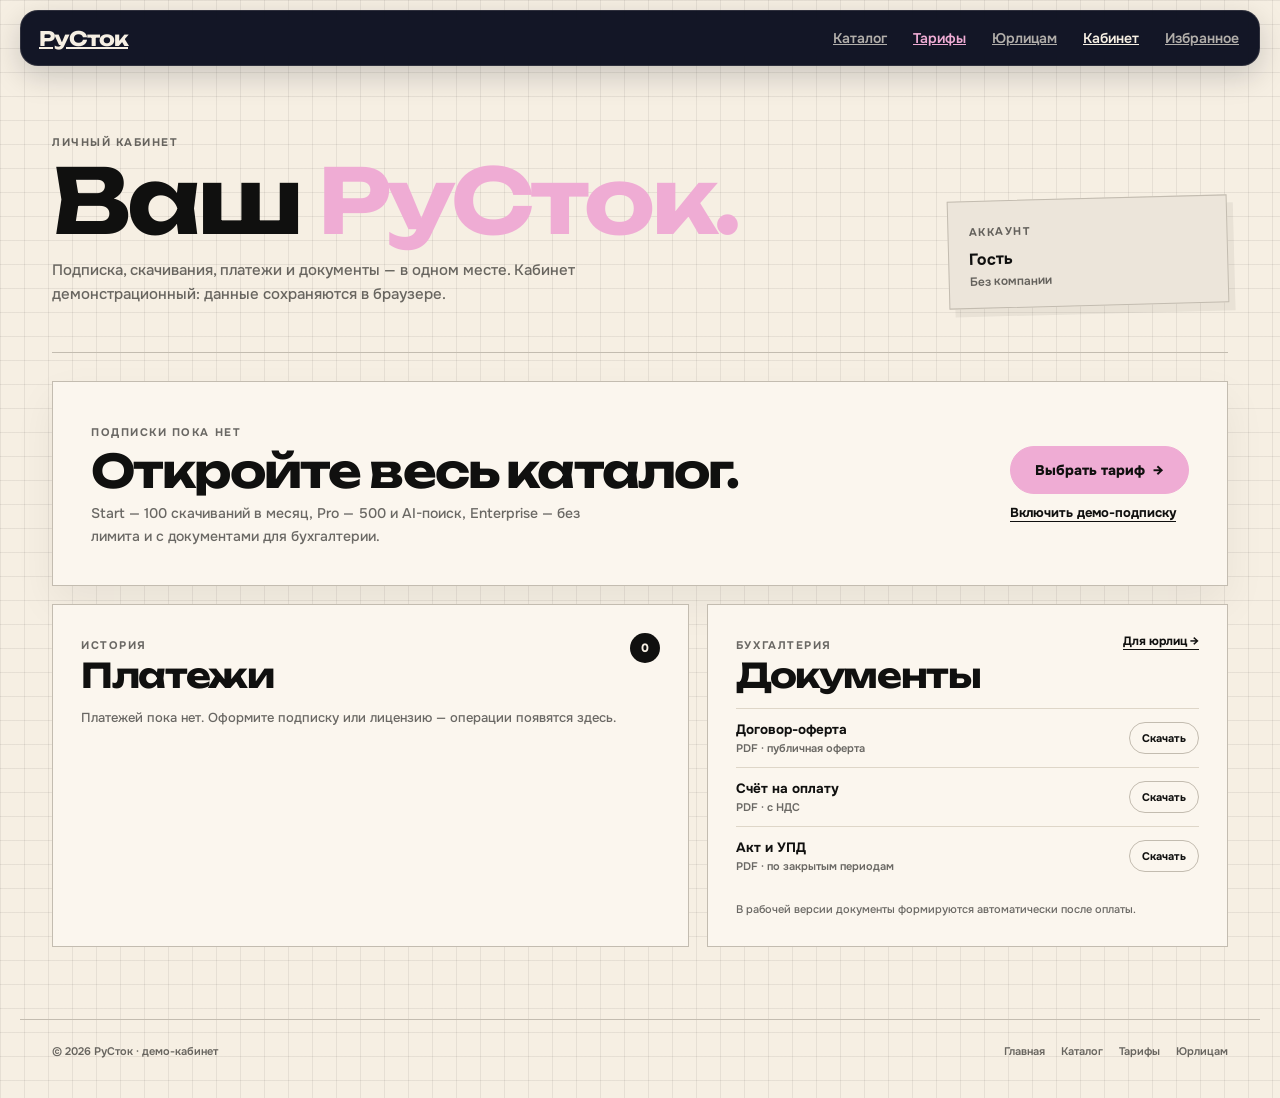
<file: account.html>
<!doctype html>
<html lang="ru">
  <head>
    <meta charset="UTF-8" />
    <meta name="viewport" content="width=device-width, initial-scale=1.0" />
    <link rel="icon" href="favicon.svg?v=2" type="image/svg+xml" />
    <meta name="description" content="Личный кабинет РуСток: подписка, скачивания, история платежей и документы." />
    <title>Личный кабинет — РуСток</title>
    <link rel="preconnect" href="https://fonts.googleapis.com" />
    <link rel="preconnect" href="https://fonts.gstatic.com" crossorigin />
    <link href="https://fonts.googleapis.com/css2?family=Unbounded:wght@400;500;600;700&family=Onest:wght@400;500;600;700&display=swap" rel="stylesheet" />
    <link rel="stylesheet" href="theme.css?v=2" />
    <link rel="stylesheet" href="ui.css?v=2" />
    <link rel="stylesheet" href="cabinet.css?v=2" />
  </head>
  <body>
    <header class="bar">
      <a class="brand" href="index.html">РуСток</a>
      <nav>
        <a href="catalog.html?type=photo">Каталог</a>
        <a href="pricing.html">Тарифы</a>
        <a href="business.html">Юрлицам</a>
        <a class="active" href="account.html">Кабинет</a>
      </nav>
    </header>

    <main class="cabinet">
      <section class="cabinet-hero">
        <div class="cabinet-hero-copy">
          <span class="eyebrow">ЛИЧНЫЙ КАБИНЕТ</span>
          <h1>Ваш <em>РуСток.</em></h1>
          <p>Подписка, скачивания, платежи и документы — в одном месте. Кабинет демонстрационный: данные сохраняются в браузере.</p>
        </div>
        <div class="cabinet-badge">
          <span class="eyebrow">АККАУНТ</span>
          <strong id="account-email">Гость</strong>
          <small id="account-company">Без компании</small>
        </div>
      </section>

      <section class="cabinet-empty" id="account-empty" hidden>
        <div>
          <span class="eyebrow">ПОДПИСКИ ПОКА НЕТ</span>
          <h2>Откройте весь каталог.</h2>
          <p>Start — 100 скачиваний в месяц, Pro — 500 и AI-поиск, Enterprise — без лимита и с документами для бухгалтерии.</p>
        </div>
        <div class="cabinet-empty-actions">
          <a class="buy" href="pricing.html">Выбрать тариф <span>→</span></a>
          <button class="ghost-button" id="activate-demo" type="button">Включить демо-подписку</button>
        </div>
      </section>

      <section class="plan-card" id="account-active" hidden>
        <div class="plan-card-top">
          <span class="eyebrow">АКТИВНАЯ ПОДПИСКА</span>
          <span class="status-pill">Активна</span>
        </div>
        <div class="plan-card-title">
          <h2 id="plan-name">—</h2>
          <strong id="plan-price">—</strong>
        </div>
        <p class="plan-audience" id="plan-audience">—</p>
        <ul class="plan-features" id="plan-features"></ul>
        <div class="plan-usage">
          <div class="plan-usage-head"><span>Скачивания в этом месяце</span><b id="plan-usage">0 из 100</b></div>
          <div class="progress-track"><i id="plan-progress"></i></div>
        </div>
        <div class="plan-meta">
          <div><span>Следующее списание</span><strong id="plan-renew">—</strong></div>
          <div><span>Стоимость</span><strong id="plan-cost">—</strong></div>
          <div><span>Осталось</span><strong id="plan-left">—</strong></div>
        </div>
        <div class="plan-actions">
          <a class="buy" href="catalog.html?type=photo">Перейти в каталог <span>→</span></a>
          <a class="ghost" href="pricing.html">Сменить тариф</a>
          <button class="plan-cancel" id="cancel-subscription" type="button">Отменить подписку</button>
        </div>
      </section>

      <section class="cabinet-grid">
        <article class="account-panel">
          <div class="panel-head">
            <div><span class="eyebrow">ИСТОРИЯ</span><h2>Платежи</h2></div>
            <span class="panel-count" id="payments-count">0</span>
          </div>
          <div class="payments" id="payments"></div>
        </article>
        <article class="account-panel">
          <div class="panel-head">
            <div><span class="eyebrow">БУХГАЛТЕРИЯ</span><h2>Документы</h2></div>
            <a class="panel-link" href="business.html">Для юрлиц →</a>
          </div>
          <div class="doc-list">
            <div class="doc-row"><div><strong>Договор-оферта</strong><small>PDF · публичная оферта</small></div><button class="doc-download" data-doc="Договор-оферта" type="button">Скачать</button></div>
            <div class="doc-row"><div><strong>Счёт на оплату</strong><small>PDF · с НДС</small></div><button class="doc-download" data-doc="Счёт на оплату" type="button">Скачать</button></div>
            <div class="doc-row"><div><strong>Акт и УПД</strong><small>PDF · по закрытым периодам</small></div><button class="doc-download" data-doc="Акт и УПД" type="button">Скачать</button></div>
          </div>
          <p class="panel-note">В рабочей версии документы формируются автоматически после оплаты.</p>
        </article>
      </section>
    </main>

    <footer class="cabinet-footer">
      <span>© 2026 РуСток · демо-кабинет</span>
      <div><a href="index.html">Главная</a><a href="catalog.html?type=photo">Каталог</a><a href="pricing.html">Тарифы</a><a href="business.html">Юрлицам</a></div>
    </footer>

    <script src="data.js?v=5"></script>
    <script src="ui.js?v=2"></script>
    <script src="account.js?v=1"></script>
  </body>
</html>
</file>
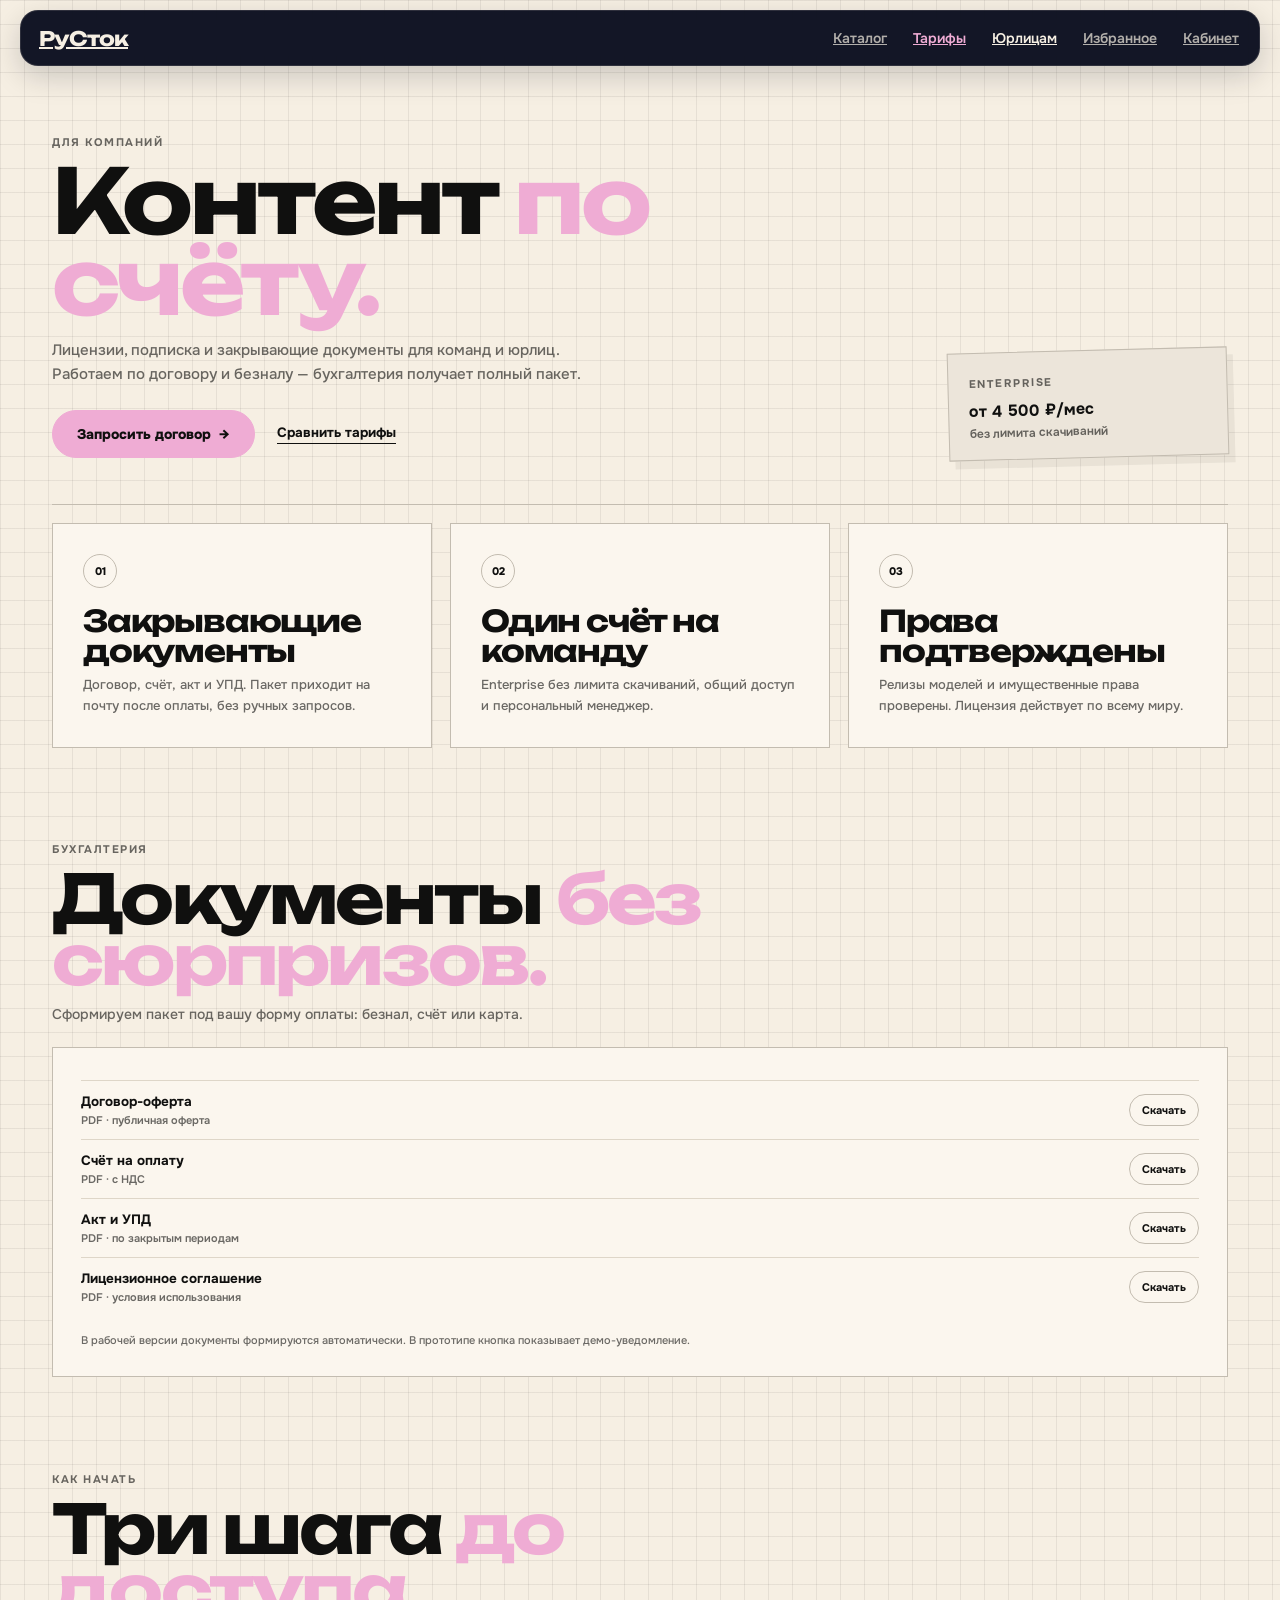
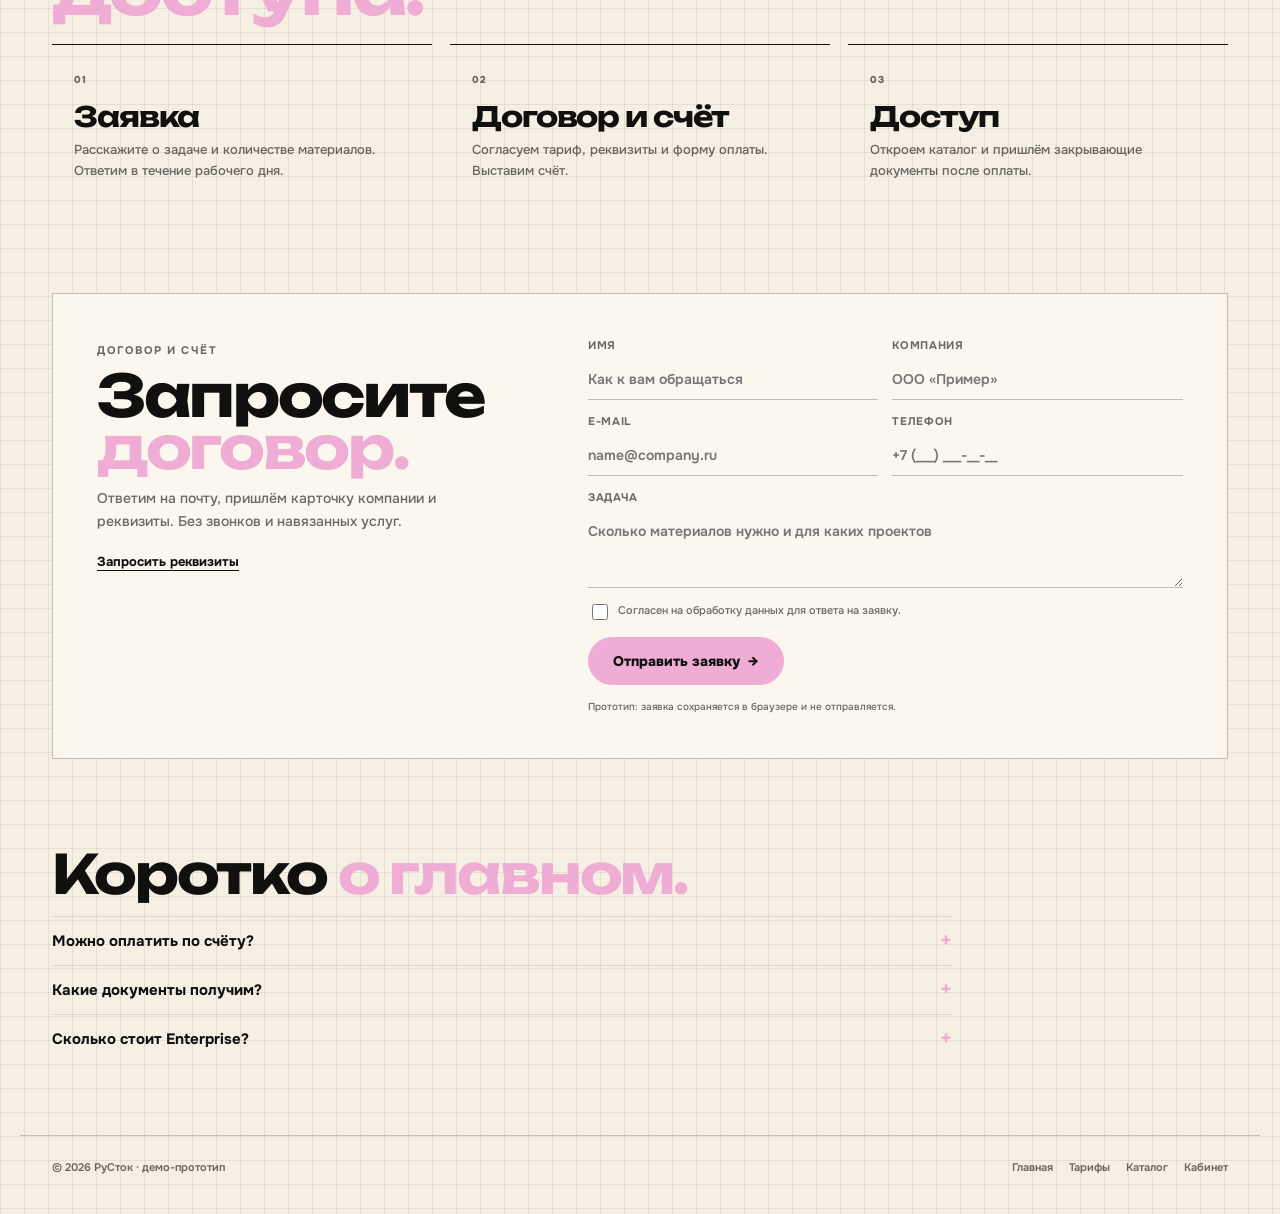
<file: business.html>
<!doctype html>
<html lang="ru">
  <head>
    <meta charset="UTF-8" />
    <meta name="viewport" content="width=device-width, initial-scale=1.0" />
    <link rel="icon" href="favicon.svg?v=2" type="image/svg+xml" />
    <meta name="description" content="РуСток для компаний: лицензии, подписка Enterprise, договор, счёт и закрывающие документы." />
    <title>Для компаний — РуСток</title>
    <link rel="preconnect" href="https://fonts.googleapis.com" />
    <link rel="preconnect" href="https://fonts.gstatic.com" crossorigin />
    <link href="https://fonts.googleapis.com/css2?family=Unbounded:wght@400;500;600;700&family=Onest:wght@400;500;600;700&display=swap" rel="stylesheet" />
    <link rel="stylesheet" href="theme.css?v=2" />
    <link rel="stylesheet" href="ui.css?v=2" />
    <link rel="stylesheet" href="cabinet.css?v=2" />
    <link rel="stylesheet" href="business.css?v=1" />
  </head>
  <body>
    <header class="bar">
      <a class="brand" href="index.html">РуСток</a>
      <nav>
        <a href="catalog.html?type=photo">Каталог</a>
        <a href="pricing.html">Тарифы</a>
        <a class="active" href="business.html">Юрлицам</a>
      </nav>
    </header>

    <main class="cabinet business">
      <section class="cabinet-hero">
        <div class="cabinet-hero-copy">
          <span class="eyebrow">ДЛЯ КОМПАНИЙ</span>
          <h1>Контент <em>по счёту.</em></h1>
          <p>Лицензии, подписка и закрывающие документы для команд и юрлиц. Работаем по договору и безналу — бухгалтерия получает полный пакет.</p>
          <div class="business-hero-actions">
            <button class="buy" id="request-scroll" type="button">Запросить договор <span>→</span></button>
            <a class="ghost" href="pricing.html">Сравнить тарифы</a>
          </div>
        </div>
        <div class="cabinet-badge">
          <span class="eyebrow">ENTERPRISE</span>
          <strong>от 4 500 ₽/мес</strong>
          <small>без лимита скачиваний</small>
        </div>
      </section>

      <section class="business-grid">
        <article class="business-card">
          <span>01</span>
          <h2>Закрывающие документы</h2>
          <p>Договор, счёт, акт и УПД. Пакет приходит на почту после оплаты, без ручных запросов.</p>
        </article>
        <article class="business-card">
          <span>02</span>
          <h2>Один счёт на команду</h2>
          <p>Enterprise без лимита скачиваний, общий доступ и персональный менеджер.</p>
        </article>
        <article class="business-card">
          <span>03</span>
          <h2>Права подтверждены</h2>
          <p>Релизы моделей и имущественные права проверены. Лицензия действует по всему миру.</p>
        </article>
      </section>

      <section class="business-section">
        <div class="section-head">
          <span class="eyebrow">БУХГАЛТЕРИЯ</span>
          <h2>Документы <em>без сюрпризов.</em></h2>
          <p>Сформируем пакет под вашу форму оплаты: безнал, счёт или карта.</p>
        </div>
        <div class="account-panel business-docs">
          <div class="doc-list">
            <div class="doc-row"><div><strong>Договор-оферта</strong><small>PDF · публичная оферта</small></div><button class="doc-download" data-doc="Договор-оферта" type="button">Скачать</button></div>
            <div class="doc-row"><div><strong>Счёт на оплату</strong><small>PDF · с НДС</small></div><button class="doc-download" data-doc="Счёт на оплату" type="button">Скачать</button></div>
            <div class="doc-row"><div><strong>Акт и УПД</strong><small>PDF · по закрытым периодам</small></div><button class="doc-download" data-doc="Акт и УПД" type="button">Скачать</button></div>
            <div class="doc-row"><div><strong>Лицензионное соглашение</strong><small>PDF · условия использования</small></div><button class="doc-download" data-doc="Лицензионное соглашение" type="button">Скачать</button></div>
          </div>
          <p class="panel-note">В рабочей версии документы формируются автоматически. В прототипе кнопка показывает демо-уведомление.</p>
        </div>
      </section>

      <section class="business-section">
        <div class="section-head">
          <span class="eyebrow">КАК НАЧАТЬ</span>
          <h2>Три шага <em>до доступа.</em></h2>
        </div>
        <div class="steps">
          <article><span>01</span><h3>Заявка</h3><p>Расскажите о задаче и количестве материалов. Ответим в течение рабочего дня.</p></article>
          <article><span>02</span><h3>Договор и счёт</h3><p>Согласуем тариф, реквизиты и форму оплаты. Выставим счёт.</p></article>
          <article><span>03</span><h3>Доступ</h3><p>Откроем каталог и пришлём закрывающие документы после оплаты.</p></article>
        </div>
      </section>

      <section class="business-section business-form-section" id="contract">
        <div class="business-form-copy">
          <span class="eyebrow">ДОГОВОР И СЧЁТ</span>
          <h2>Запросите <em>договор.</em></h2>
          <p>Ответим на почту, пришлём карточку компании и реквизиты. Без звонков и навязанных услуг.</p>
          <button class="ghost-button" id="request-requisites" type="button">Запросить реквизиты</button>
        </div>
        <form class="b2b-form" id="b2b-form">
          <label>Имя<input name="name" required autocomplete="name" placeholder="Как к вам обращаться" /></label>
          <label>Компания<input name="company" required autocomplete="organization" placeholder="ООО «Пример»" /></label>
          <label>E-mail<input name="email" type="email" required autocomplete="email" placeholder="name@company.ru" /></label>
          <label>Телефон<input name="phone" type="tel" autocomplete="tel" placeholder="+7 (___) ___-__-__" /></label>
          <label class="b2b-wide">Задача<textarea name="comment" rows="3" placeholder="Сколько материалов нужно и для каких проектов"></textarea></label>
          <label class="b2b-check"><input name="agree" type="checkbox" required /> Согласен на обработку данных для ответа на заявку.</label>
          <button class="buy" type="submit">Отправить заявку <span>→</span></button>
          <p class="b2b-hint">Прототип: заявка сохраняется в браузере и не отправляется.</p>
        </form>
        <div class="b2b-success" id="b2b-success" hidden>
          <span class="eyebrow">ЗАЯВКА ПРИНЯТА</span>
          <h2>Свяжемся <em>сегодня.</em></h2>
          <p>Номер заявки <b id="b2b-number">—</b>. В рабочей версии здесь было бы письмо с договором и счётом.</p>
          <button class="ghost-button" id="b2b-reset" type="button">Отправить ещё одну</button>
        </div>
      </section>

      <section class="business-faq">
        <h2>Коротко <em>о главном.</em></h2>
        <details><summary>Можно оплатить по счёту?</summary><p>Да, для юрлиц выставляем счёт на оплату и присылаем закрывающие документы.</p></details>
        <details><summary>Какие документы получим?</summary><p>Договор, счёт, акт и УПД. Состав пакета зависит от выбранного тарифа и периода.</p></details>
        <details><summary>Сколько стоит Enterprise?</summary><p>От 4 500 ₽ в месяц. Финальная стоимость зависит от числа сотрудников и объёма скачиваний.</p></details>
      </section>
    </main>

    <footer class="cabinet-footer">
      <span>© 2026 РуСток · демо-прототип</span>
      <div><a href="index.html">Главная</a><a href="pricing.html">Тарифы</a><a href="catalog.html?type=photo">Каталог</a><a href="account.html">Кабинет</a></div>
    </footer>

    <script src="ui.js?v=2"></script>
    <script src="business.js?v=1"></script>
  </body>
</html>
</file>
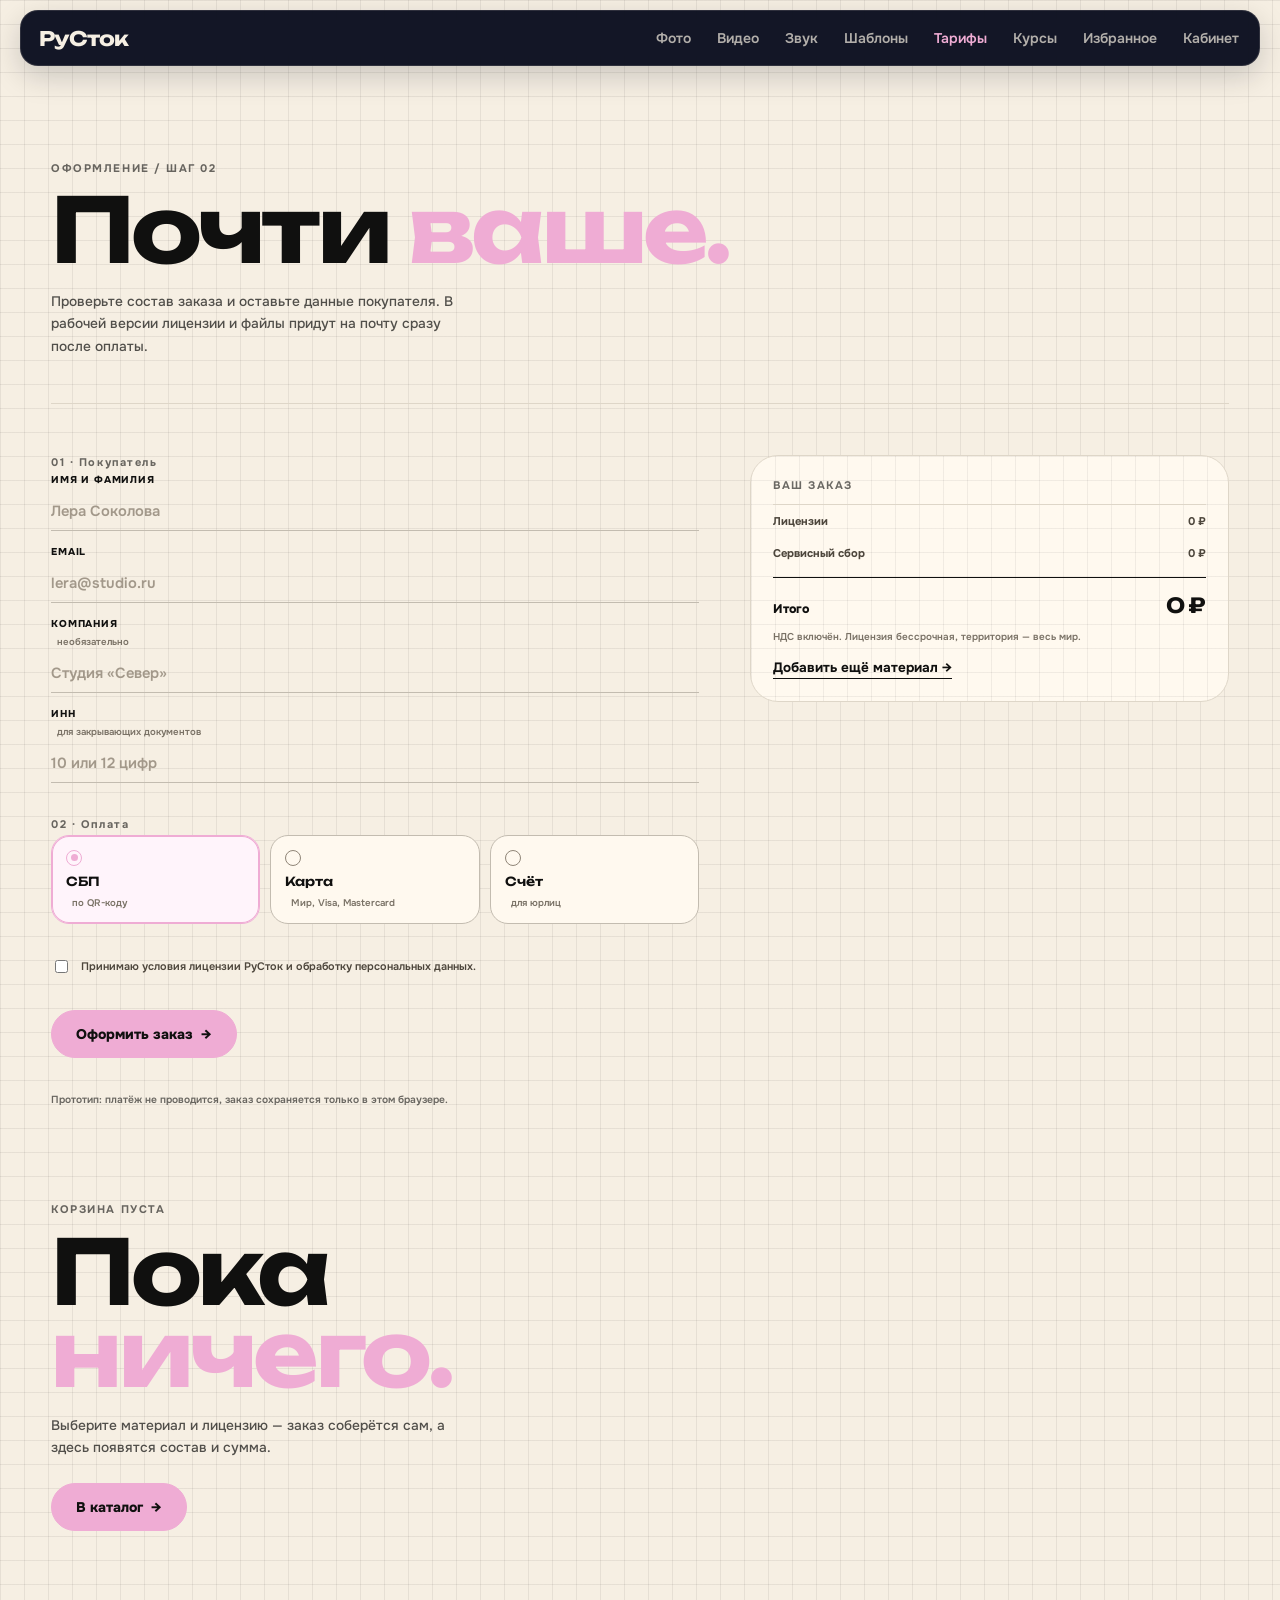
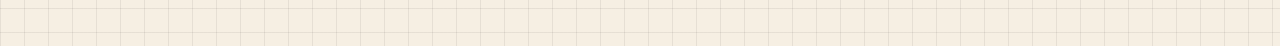
<file: checkout.html>
<!doctype html>
<html lang="ru">
  <head>
    <meta charset="UTF-8" />
    <meta name="viewport" content="width=device-width, initial-scale=1.0" />
    <link rel="icon" href="favicon.svg?v=2" type="image/svg+xml" />
    <meta name="description" content="Оформление заказа лицензий РуСток: состав корзины, данные покупателя и подтверждение." />
    <title>Оформление заказа — РуСток</title>
    <link rel="preconnect" href="https://fonts.googleapis.com" />
    <link rel="preconnect" href="https://fonts.gstatic.com" crossorigin />
    <link href="https://fonts.googleapis.com/css2?family=Manrope:wght@400;500;600;700;800&family=Playfair+Display:ital,wght@0,700;1,700&display=swap" rel="stylesheet" />
    <link href="https://fonts.googleapis.com/css2?family=Unbounded:wght@400;500;600;700&family=Onest:wght@400;500;600;700&display=swap" rel="stylesheet" />
    <link rel="stylesheet" href="product.css?v=2" />
    <link rel="stylesheet" href="cart.css?v=2" />
    <link rel="stylesheet" href="checkout.css?v=2" />
    <link rel="stylesheet" href="theme.css?v=2" />
    <link rel="stylesheet" href="ui.css?v=2" />
  </head>
  <body>
    <header class="bar">
      <a class="brand" href="index.html">РуСток</a>
      <nav>
        <a href="catalog.html?type=photo">Фото</a><a href="catalog.html?type=video">Видео</a><a href="catalog.html?type=audio">Звук</a><a href="catalog.html?type=template">Шаблоны</a><a href="pricing.html">Тарифы</a><a href="courses.html">Курсы</a>
      </nav>
    </header>

    <main class="checkout">
      <section class="checkout-head">
        <span class="eyebrow">ОФОРМЛЕНИЕ / ШАГ 02</span>
        <h1>Почти <em>ваше.</em></h1>
        <p id="checkout-subtitle">Проверьте состав заказа и оставьте данные покупателя. В рабочей версии лицензии и файлы придут на почту сразу после оплаты.</p>
      </section>

      <div class="checkout-layout" id="checkout-layout">
        <form class="checkout-form" id="order-form">
          <fieldset class="form-block">
            <legend class="eyebrow">01 · Покупатель</legend>
            <label for="buyer-name">Имя и фамилия<input id="buyer-name" name="name" autocomplete="name" placeholder="Лера Соколова" required /></label>
            <label for="buyer-email">Email<input id="buyer-email" name="email" type="email" autocomplete="email" placeholder="lera@studio.ru" required /></label>
            <label for="buyer-company">Компания <small>необязательно</small><input id="buyer-company" name="company" autocomplete="organization" placeholder="Студия «Север»" /></label>
            <label for="buyer-inn">ИНН <small>для закрывающих документов</small><input id="buyer-inn" name="inn" inputmode="numeric" pattern="[0-9]{10}|[0-9]{12}" placeholder="10 или 12 цифр" /></label>
          </fieldset>

          <fieldset class="form-block">
            <legend class="eyebrow">02 · Оплата</legend>
            <div class="pay-options" role="radiogroup" aria-label="Способ оплаты">
              <label class="pay-option is-active" data-pay="sbp">
                <input type="radio" name="pay" value="sbp" checked />
                <span class="pay-mark" aria-hidden="true"></span>
                <b>СБП</b><small>по QR-коду</small>
              </label>
              <label class="pay-option" data-pay="card">
                <input type="radio" name="pay" value="card" />
                <span class="pay-mark" aria-hidden="true"></span>
                <b>Карта</b><small>Мир, Visa, Mastercard</small>
              </label>
              <label class="pay-option" data-pay="invoice">
                <input type="radio" name="pay" value="invoice" />
                <span class="pay-mark" aria-hidden="true"></span>
                <b>Счёт</b><small>для юрлиц</small>
              </label>
            </div>
          </fieldset>

          <label class="agree" for="buyer-agree">
            <input id="buyer-agree" type="checkbox" name="agree" required />
            <span>Принимаю условия лицензии РуСток и обработку персональных данных.</span>
          </label>

          <button class="buy" type="submit" id="submit-order">Оформить заказ <span>→</span></button>
          <p class="checkout-note">Прототип: платёж не проводится, заказ сохраняется только в этом браузере.</p>
        </form>

        <aside class="order-summary" aria-label="Состав заказа">
          <div class="summary-head"><span class="eyebrow">ВАШ ЗАКАЗ</span><span id="summary-count"></span></div>
          <div id="summary-items"></div>
          <div class="summary-row"><span id="summary-subtotal-label">Лицензии</span><strong id="summary-subtotal">0 ₽</strong></div>
          <div class="summary-row"><span>Сервисный сбор</span><strong>0 ₽</strong></div>
          <div class="summary-total"><span>Итого</span><strong id="summary-total">0 ₽</strong></div>
          <p class="summary-hint" id="summary-hint">НДС включён. Лицензия бессрочная, территория — весь мир.</p>
          <a class="summary-add" id="summary-add" href="catalog.html?type=photo">Добавить ещё материал →</a>
        </aside>
      </div>

      <section class="order-success" id="order-success" hidden>
        <span class="eyebrow">ЗАКАЗ СОБРАН</span>
        <h1 id="success-title">Лицензии <em>в пути.</em></h1>
        <p>Заказ <b id="order-number">—</b> сформирован. В рабочей версии здесь появилась бы оплата, а файлы и закрывающие документы — в студии автора.</p>
        <div class="success-meta">
          <div><span>Сумма</span><strong id="success-total">—</strong></div>
          <div><span id="success-count-label">Позиций</span><strong id="success-count">—</strong></div>
          <div><span>Email</span><strong id="success-email">—</strong></div>
        </div>
        <div class="success-actions">
          <a class="buy" href="catalog.html?type=photo">В каталог <span>→</span></a>
          <a class="ghost" id="success-secondary" href="author.html">Открыть студию автора</a>
        </div>
        <p class="checkout-note">Это прототип: оплата и письмо не отправлялись.</p>
      </section>

      <section class="checkout-empty" id="checkout-empty" hidden>
        <span class="eyebrow">КОРЗИНА ПУСТА</span>
        <h1>Пока <em>ничего.</em></h1>
        <p>Выберите материал и лицензию — заказ соберётся сам, а здесь появятся состав и сумма.</p>
        <a class="buy" href="catalog.html?type=photo">В каталог <span>→</span></a>
      </section>
    </main>

    <script src="data.js?v=5"></script>
    <script src="checkout.js?v=2"></script>
      <script src="ui.js?v=2"></script>
  </body>
</html>
</file>
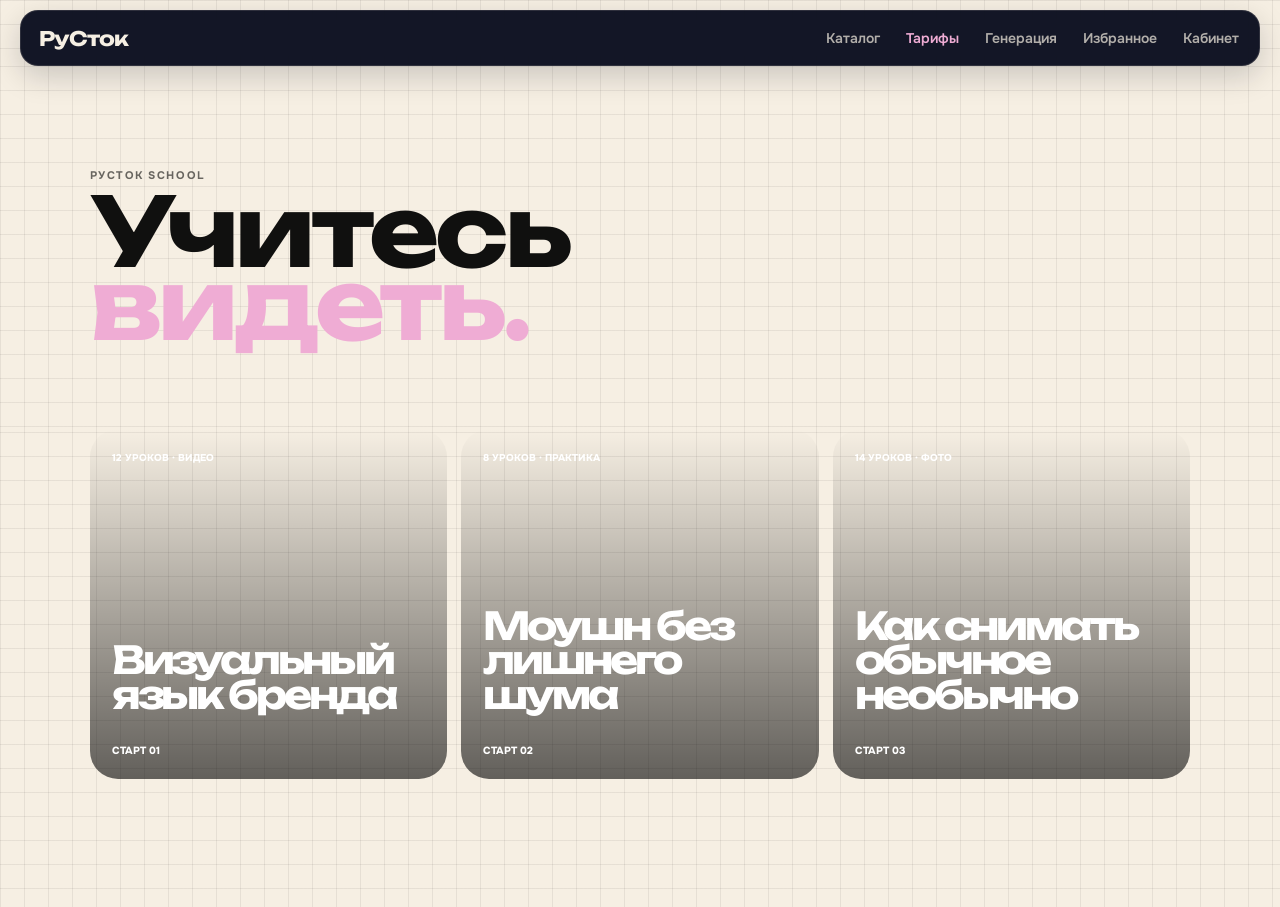
<file: courses.html>
<!doctype html>
<html lang="ru">
  <head>
    <meta charset="UTF-8" />
    <meta name="viewport" content="width=device-width, initial-scale=1.0" />
    <link rel="icon" href="favicon.svg?v=2" type="image/svg+xml" />
    <title>Курсы — РуСток</title>
    <link rel="preconnect" href="https://fonts.googleapis.com" />
    <link rel="preconnect" href="https://fonts.gstatic.com" crossorigin />
    <link href="https://fonts.googleapis.com/css2?family=Manrope:wght@400;600;700;800&family=Playfair+Display:ital,wght@0,700;1,700&display=swap" rel="stylesheet" />
    <link href="https://fonts.googleapis.com/css2?family=Unbounded:wght@400;500;600;700&family=Onest:wght@400;500;600;700&display=swap" rel="stylesheet" />
    <link rel="stylesheet" href="product.css?v=2" />
    <link rel="stylesheet" href="theme.css?v=2" />
    <link rel="stylesheet" href="ui.css?v=2" />
    <link rel="stylesheet" href="courses.css?v=2" />
  </head>
  <body>
    <header class="bar">
      <a class="brand" href="index.html">РуСток</a>
      <nav>
        <a href="catalog.html?type=photo">Каталог</a><a href="pricing.html">Тарифы</a><a href="generate.html">Генерация</a>
      </nav>
    </header>

    <main>
      <section class="course-hero">
        <div class="eyebrow">РУСТОК SCHOOL</div>
        <h1>Учитесь<br /><em>видеть.</em></h1>
      </section>

      <section class="course-grid">
        <a href="#" class="course-card" data-course="brand" style="background-image:url('https://images.unsplash.com/photo-1545235617-9465d2a55698?auto=format&fit=crop&w=1000&q=85')">
          <span>12 УРОКОВ · ВИДЕО</span>
          <h2>Визуальный язык бренда</h2>
          <small>СТАРТ 01</small>
        </a>
        <a href="#" class="course-card" data-course="motion" style="background-image:url('https://images.unsplash.com/photo-1508700115892-45ecd05ae2ad?auto=format&fit=crop&w=1000&q=85')">
          <span>8 УРОКОВ · ПРАКТИКА</span>
          <h2>Моушн без лишнего шума</h2>
          <small>СТАРТ 02</small>
        </a>
        <a href="#" class="course-card" data-course="photo" style="background-image:url('https://images.unsplash.com/photo-1488426862026-3ee34a7d66df?auto=format&fit=crop&w=1000&q=85')">
          <span>14 УРОКОВ · ФОТО</span>
          <h2>Как снимать обычное необычно</h2>
          <small>СТАРТ 03</small>
        </a>
      </section>
    </main>

    <dialog class="course-dialog" id="course-dialog">
      <button class="course-close" id="course-close" type="button" aria-label="Закрыть">×</button>
      <span class="eyebrow" id="course-kicker"></span>
      <h2 id="course-title"></h2>
      <p id="course-description"></p>
      <ul class="course-points" id="course-points"></ul>
      <div class="course-actions">
        <a class="buy" href="catalog.html?type=photo">Смотреть материалы <span>→</span></a>
        <a class="ghost" href="pricing.html">Тарифы</a>
      </div>
      <p class="course-note">Прототип: запись на курс не подключена.</p>
    </dialog>

    <script src="courses.js?v=2"></script>
      <script src="ui.js?v=2"></script>
  </body>
</html>
</file>
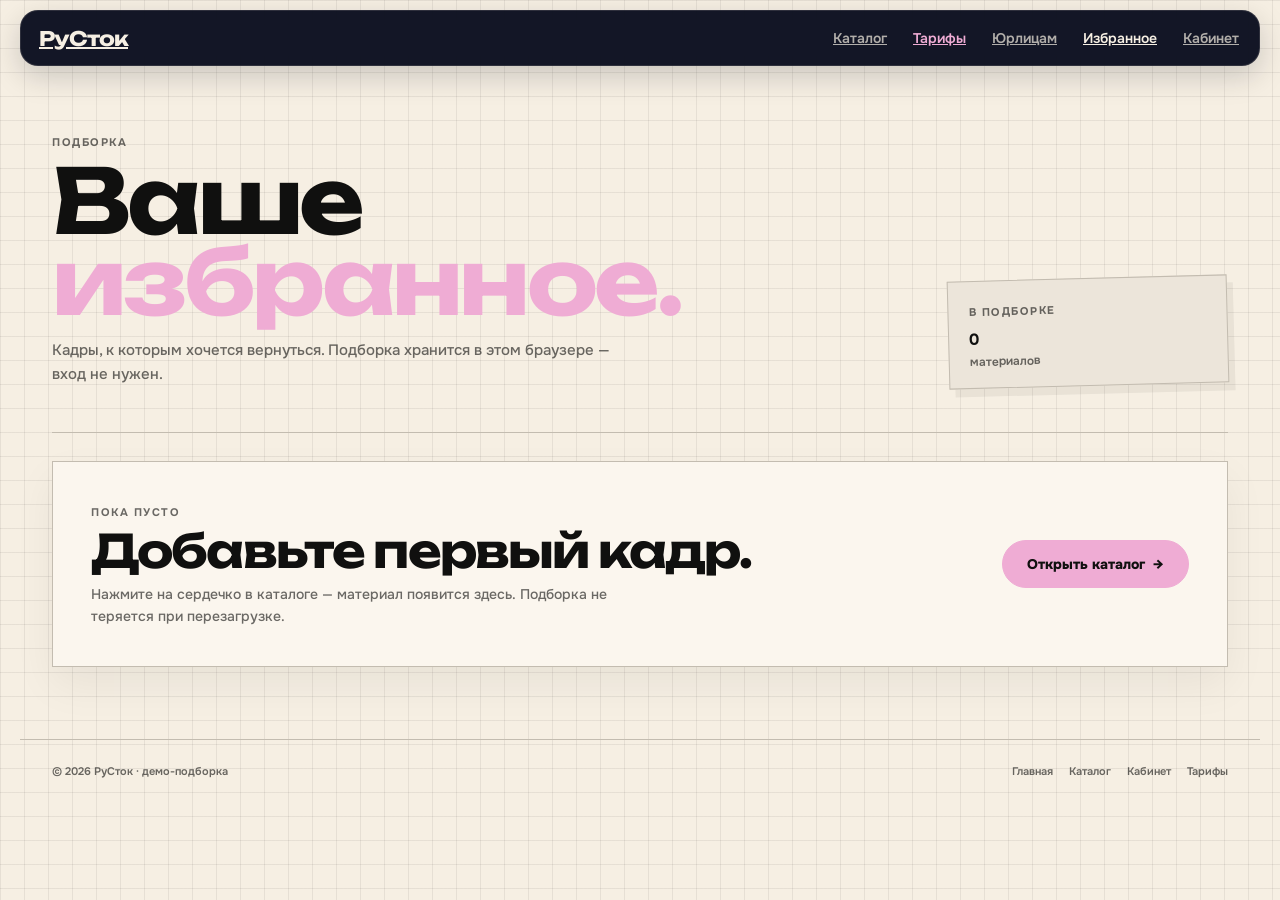
<file: favorites.html>
<!doctype html>
<html lang="ru">
  <head>
    <meta charset="UTF-8" />
    <meta name="viewport" content="width=device-width, initial-scale=1.0" />
    <link rel="icon" href="favicon.svg?v=2" type="image/svg+xml" />
    <meta name="description" content="Избранные материалы РуСток: сохраните кадры и вернитесь к ним позже." />
    <title>Избранное — РуСток</title>
    <link rel="preconnect" href="https://fonts.googleapis.com" />
    <link rel="preconnect" href="https://fonts.gstatic.com" crossorigin />
    <link href="https://fonts.googleapis.com/css2?family=Unbounded:wght@400;500;600;700&family=Onest:wght@400;500;600;700&display=swap" rel="stylesheet" />
    <link rel="stylesheet" href="theme.css?v=2" />
    <link rel="stylesheet" href="ui.css?v=2" />
    <link rel="stylesheet" href="cabinet.css?v=2" />
  </head>
  <body>
    <header class="bar">
      <a class="brand" href="index.html">РуСток</a>
      <nav>
        <a href="catalog.html?type=photo">Каталог</a>
        <a href="pricing.html">Тарифы</a>
        <a href="business.html">Юрлицам</a>
        <a class="active" href="favorites.html">Избранное</a>
      </nav>
    </header>

    <main class="cabinet">
      <section class="cabinet-hero">
        <div class="cabinet-hero-copy">
          <span class="eyebrow">ПОДБОРКА</span>
          <h1>Ваше <em>избранное.</em></h1>
          <p>Кадры, к которым хочется вернуться. Подборка хранится в этом браузере — вход не нужен.</p>
        </div>
        <div class="cabinet-badge">
          <span class="eyebrow">В ПОДБОРКЕ</span>
          <strong id="favorites-total">0</strong>
          <small>материалов</small>
        </div>
      </section>

      <section class="fav-toolbar" id="fav-toolbar" hidden>
        <div class="fav-toolbar-copy">
          <strong>Готово к работе</strong>
          <span>Скачайте список или откройте материал, чтобы выбрать лицензию.</span>
        </div>
        <div class="fav-toolbar-actions">
          <button class="buy" id="fav-download" type="button">Скачать подборку <span>↓</span></button>
          <button class="ghost-button" id="fav-clear" type="button">Очистить</button>
        </div>
      </section>

      <section class="fav-grid" id="favorites-grid" aria-live="polite"></section>

      <section class="cabinet-empty" id="favorites-empty" hidden>
        <div>
          <span class="eyebrow">ПОКА ПУСТО</span>
          <h2>Добавьте первый кадр.</h2>
          <p>Нажмите на сердечко в каталоге — материал появится здесь. Подборка не теряется при перезагрузке.</p>
        </div>
        <div class="cabinet-empty-actions">
          <a class="buy" href="catalog.html?type=photo">Открыть каталог <span>→</span></a>
        </div>
      </section>
    </main>

    <footer class="cabinet-footer">
      <span>© 2026 РуСток · демо-подборка</span>
      <div><a href="index.html">Главная</a><a href="catalog.html?type=photo">Каталог</a><a href="account.html">Кабинет</a><a href="pricing.html">Тарифы</a></div>
    </footer>

    <script src="data.js?v=5"></script>
    <script src="ui.js?v=2"></script>
    <script src="favorites.js?v=1"></script>
  </body>
</html>
</file>
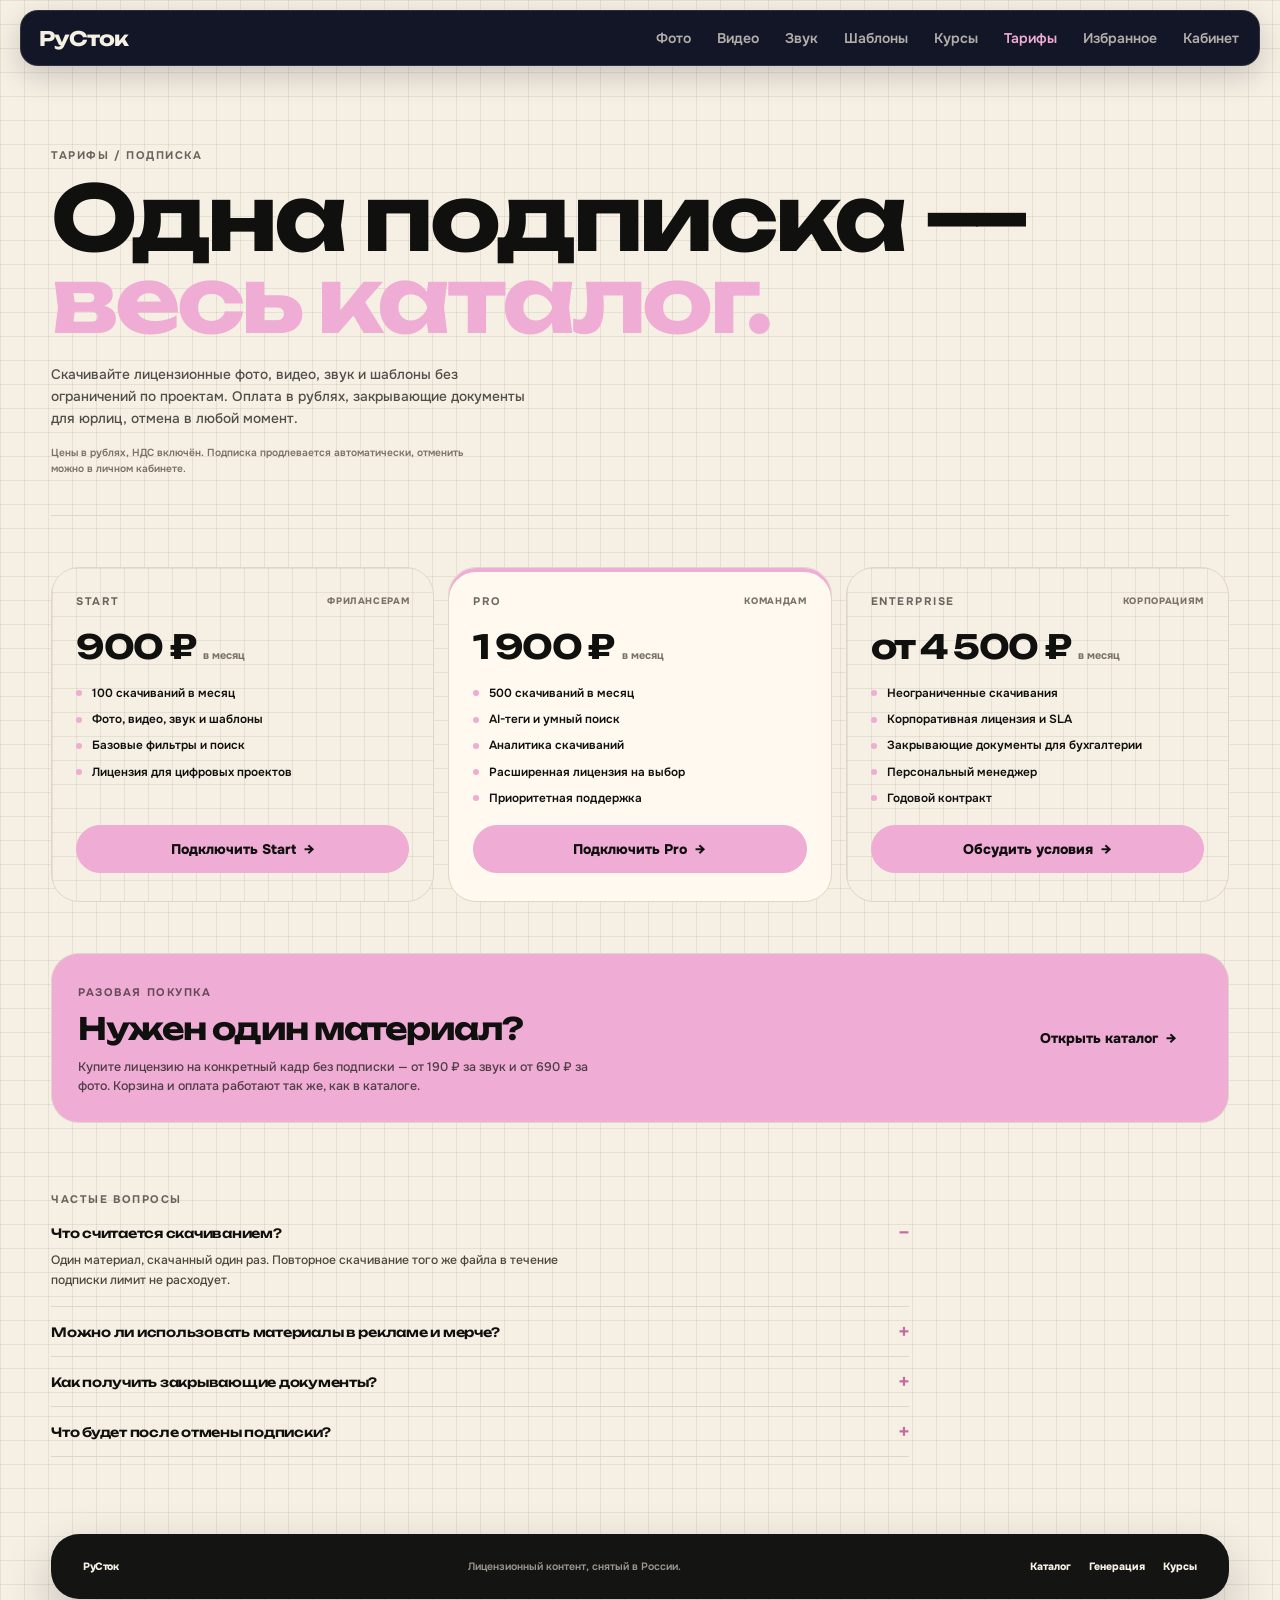
<file: pricing.html>
<!doctype html>
<html lang="ru">
  <head>
    <meta charset="UTF-8" />
    <meta name="viewport" content="width=device-width, initial-scale=1.0" />
    <link rel="icon" href="favicon.svg?v=2" type="image/svg+xml" />
    <meta name="description" content="Тарифы РуСток: подписка на библиотеку лицензионного российского контента и разовые лицензии." />
    <title>Тарифы — РуСток</title>
    <link rel="preconnect" href="https://fonts.googleapis.com" />
    <link rel="preconnect" href="https://fonts.gstatic.com" crossorigin />
    <link href="https://fonts.googleapis.com/css2?family=Manrope:wght@400;500;600;700;800&family=Playfair+Display:ital,wght@0,700;1,700&display=swap" rel="stylesheet" />
    <link href="https://fonts.googleapis.com/css2?family=Unbounded:wght@400;500;600;700&family=Onest:wght@400;500;600;700&display=swap" rel="stylesheet" />
    <link rel="stylesheet" href="product.css?v=2" />
    <link rel="stylesheet" href="cart.css?v=2" />
    <link rel="stylesheet" href="pricing.css?v=2" />
    <link rel="stylesheet" href="theme.css?v=2" />
    <link rel="stylesheet" href="ui.css?v=2" />
  </head>
  <body>
    <header class="bar">
      <a class="brand" href="index.html">РуСток</a>
      <nav>
        <a href="catalog.html?type=photo">Фото</a><a href="catalog.html?type=video">Видео</a><a href="catalog.html?type=audio">Звук</a><a href="catalog.html?type=template">Шаблоны</a><a href="courses.html">Курсы</a><a class="active" href="pricing.html">Тарифы</a>
      </nav>
    </header>

    <main class="pricing">
      <section class="pricing-head">
        <span class="eyebrow">ТАРИФЫ / ПОДПИСКА</span>
        <h1>Одна подписка —<br /><em>весь каталог.</em></h1>
        <p>Скачивайте лицензионные фото, видео, звук и шаблоны без ограничений по проектам. Оплата в рублях, закрывающие документы для юрлиц, отмена в любой момент.</p>
        <span class="pricing-note">Цены в рублях, НДС включён. Подписка продлевается автоматически, отменить можно в личном кабинете.</span>
      </section>

      <section class="plans" id="plans" aria-label="Тарифы подписки">
        <article class="plan">
          <div class="plan-head"><span class="eyebrow">START</span><span class="plan-audience">Фрилансерам</span></div>
          <div class="plan-price"><strong>900 ₽</strong><span>в месяц</span></div>
          <ul>
            <li>100 скачиваний в месяц</li>
            <li>Фото, видео, звук и шаблоны</li>
            <li>Базовые фильтры и поиск</li>
            <li>Лицензия для цифровых проектов</li>
          </ul>
          <a class="buy" href="checkout.html?plan=start">Подключить Start <span>→</span></a>
        </article>

        <article class="plan is-featured">
          <div class="plan-head"><span class="eyebrow">PRO</span><span class="plan-audience">Командам</span></div>
          <div class="plan-price"><strong>1 900 ₽</strong><span>в месяц</span></div>
          <ul>
            <li>500 скачиваний в месяц</li>
            <li>AI-теги и умный поиск</li>
            <li>Аналитика скачиваний</li>
            <li>Расширенная лицензия на выбор</li>
            <li>Приоритетная поддержка</li>
          </ul>
          <a class="buy" href="checkout.html?plan=pro">Подключить Pro <span>→</span></a>
        </article>

        <article class="plan">
          <div class="plan-head"><span class="eyebrow">ENTERPRISE</span><span class="plan-audience">Корпорациям</span></div>
          <div class="plan-price"><strong>от 4 500 ₽</strong><span>в месяц</span></div>
          <ul>
            <li>Неограниченные скачивания</li>
            <li>Корпоративная лицензия и SLA</li>
            <li>Закрывающие документы для бухгалтерии</li>
            <li>Персональный менеджер</li>
            <li>Годовой контракт</li>
          </ul>
          <a class="buy" href="checkout.html?plan=enterprise">Обсудить условия <span>→</span></a>
        </article>
      </section>

      <section class="payg">
        <div>
          <span class="eyebrow">РАЗОВАЯ ПОКУПКА</span>
          <h2>Нужен один материал?</h2>
          <p>Купите лицензию на конкретный кадр без подписки — от 190 ₽ за звук и от 690 ₽ за фото. Корзина и оплата работают так же, как в каталоге.</p>
        </div>
        <a class="buy" href="catalog.html?type=photo">Открыть каталог <span>→</span></a>
      </section>

      <section class="faq" id="faq" aria-label="Вопросы о подписке">
        <span class="eyebrow">ЧАСТЫЕ ВОПРОСЫ</span>
        <details open>
          <summary>Что считается скачиванием?</summary>
          <p>Один материал, скачанный один раз. Повторное скачивание того же файла в течение подписки лимит не расходует.</p>
        </details>
        <details>
          <summary>Можно ли использовать материалы в рекламе и мерче?</summary>
          <p>На Start действует стандартная лицензия для цифровых проектов. На Pro доступна расширенная лицензия, на Enterprise — корпоративная, включая наружные носители и печать.</p>
        </details>
        <details>
          <summary>Как получить закрывающие документы?</summary>
          <p>Укажите ИНН при оформлении — счёт, акт и лицензионный договор формируются на юридическое лицо. На Enterprise документы готовит персональный менеджер.</p>
        </details>
        <details>
          <summary>Что будет после отмены подписки?</summary>
          <p>Доступ к скачиванию закроется в конце оплаченного периода. Материалы, скачанные по лицензии, остаются у вас на условиях выданной лицензии.</p>
        </details>
      </section>
    </main>

    <footer class="pricing-footer">
      <a class="brand" href="index.html">РуСток</a>
      <p>Лицензионный контент, снятый в России.</p>
      <div><a href="catalog.html?type=photo">Каталог</a><a href="generate.html">Генерация</a><a href="courses.html">Курсы</a></div>
    </footer>

    <script src="data.js?v=5"></script>
      <script src="ui.js?v=2"></script>
  </body>
</html>
</file>
<file: theme.css>
:root {
  --ink: #10100f;
  --paper: #f6efe3;
  --paper-2: #ece5da;
  --line: #c3bcb0;
  --line-2: #ded6c8;
  --pink: #efacd4;
  --yellow: #f6d94e;
  --sage: #9caf63;
  --blue: #a9c5e9;
  --night: #05091a;
  --night-card: #141413;
  --muted: rgba(16, 16, 15, 0.62);
  --r-lg: 28px;
  --r-md: 18px;
  --r-sm: 12px;
  --ease: cubic-bezier(0.22, 1, 0.36, 1);
  --font-heading: "Unbounded", "Bricolage Grotesque", Arial, sans-serif;
  --font-ui: "Onest", "DM Sans", Arial, Helvetica, sans-serif;
  --serif: var(--font-heading);
  --sans: var(--font-ui);
  --red: var(--pink);
  --blue: #a9c5e9;
}

* {
  box-sizing: border-box;
}

html {
  scroll-behavior: smooth;
}

body {
  margin: 0;
  color: var(--ink);
  background-color: var(--paper);
  background-image:
    linear-gradient(rgba(16, 16, 15, 0.07) 1px, transparent 0),
    linear-gradient(90deg, rgba(16, 16, 15, 0.07) 1px, transparent 0);
  background-size: 24px 24px;
  font-family: var(--font-ui);
  overflow-x: clip;
}

::selection {
  background: var(--pink);
  color: var(--ink);
}

h1,
h2,
h3,
h4,
.brand,
.product-head h1,
.checkout-head h1,
.pricing-head h1,
.order-success h1,
.checkout-empty h1,
.not-found h1,
.course-hero h1,
.generator h1,
.author-intro h1,
.upload-dialog h2 {
  font-family: var(--font-heading);
  font-weight: 700;
  letter-spacing: -0.04em;
}

.product-head h1 em,
.checkout-head h1 em,
.pricing-head h1 em,
.order-success h1 em,
.checkout-empty h1 em,
.not-found h1 em,
.course-hero h1 em,
.generator h1 em,
.author-intro h1 em,
.upload-dialog h2 em {
  font-family: var(--font-heading);
  font-style: normal;
  color: var(--pink);
}

a:focus-visible,
button:focus-visible,
input:focus-visible,
summary:focus-visible {
  outline: 2px solid var(--pink);
  outline-offset: 3px;
}

/* --- Навигация --- */

.bar {
  position: sticky;
  top: 10px;
  z-index: 60;
  display: flex;
  align-items: center;
  justify-content: space-between;
  width: calc(100% - 20px);
  max-width: 1240px;
  height: 56px;
  margin: 10px auto 0;
  padding: 0 8px 0 18px;
  border: 1px solid rgba(246, 239, 227, 0.12);
  border-radius: var(--r-md);
  background: rgba(5, 9, 26, 0.94);
  color: var(--paper);
  box-shadow: 0 10px 30px rgba(5, 9, 26, 0.18);
  backdrop-filter: blur(10px);
}

.bar .brand {
  color: var(--paper);
  font-size: 1.25rem;
  font-weight: 700;
  letter-spacing: -0.05em;
}

.bar nav {
  display: flex;
  align-items: center;
  gap: 2px;
  margin-left: 20px;
}

.bar nav a {
  display: inline-flex;
  align-items: center;
  min-height: 38px;
  padding: 0 12px;
  border-radius: 999px;
  color: rgba(246, 239, 227, 0.7);
  font: 600 14px var(--font-ui);
}

.bar nav a:hover {
  background: rgba(246, 239, 227, 0.08);
  color: var(--paper);
}

.bar nav a.active {
  color: var(--paper);
}

.bar nav a[href="pricing.html"] {
  color: var(--pink);
}

/* --- Кнопки --- */

.buy,
.cart-checkout,
.add-cart,
.primary,
.cart-button {
  display: inline-flex;
  align-items: center;
  justify-content: center;
  gap: 8px;
  min-height: 48px;
  padding: 0 24px;
  border: 1px solid var(--pink);
  border-radius: 999px;
  background: var(--pink);
  color: var(--ink);
  font: 800 14px var(--font-ui);
  line-height: 1;
  text-decoration: none;
  cursor: pointer;
  transition: background 0.2s ease, transform 0.2s var(--ease);
}

.buy:hover,
.cart-checkout:hover,
.add-cart:hover,
.primary:hover,
.cart-button:hover {
  background: #f5c3e0;
  transform: translateY(-1px);
}

.cart-button {
  min-height: 38px;
  padding: 0 16px;
  font-size: 13.5px;
}

.cart-button b {
  display: inline-grid;
  place-items: center;
  width: 18px;
  height: 18px;
  border-radius: 50%;
  background: var(--ink);
  color: var(--paper);
  font-size: 11px;
}

.ghost,
.summary-add,
.sub-cta a,
.author-link {
  color: var(--ink);
  font: 700 13.5px var(--font-ui);
  text-decoration: none;
  border-bottom: 1px solid currentColor;
  padding-bottom: 2px;
}

.ghost:hover,
.summary-add:hover,
.sub-cta a:hover,
.author-link:hover {
  color: #c56aa3;
}

/* --- Заголовки страниц --- */

.product-head {
  padding: clamp(56px, 8vw, 110px) 7vw 3vw;
}

.product-head h1 {
  max-width: 15ch;
  margin: 0.5rem 0 0;
  font-size: clamp(32px, 8.4vw, 118px);
  line-height: 0.92;
  letter-spacing: -0.05em;
  overflow-wrap: anywhere;
}

.eyebrow {
  font: 700 11px var(--font-ui);
  letter-spacing: 0.14em;
  color: var(--muted);
}

/* --- Каталог --- */

.filter-row {
  gap: 8px;
  padding: 0 7vw 2.4rem;
}

.filter {
  border: 1px solid var(--line);
  border-radius: 999px;
  padding: 10px 16px;
  background: transparent;
  font: 700 13.5px var(--font-ui);
  transition: background 0.2s ease, color 0.2s ease, border-color 0.2s ease;
}

.filter.is-active,
.filter:hover {
  border-color: var(--ink);
  background: var(--ink);
  color: var(--paper);
}

.sub-strip {
  margin: 0 7vw 26px;
  padding: 14px 22px;
  border: 0;
  border-radius: var(--r-md);
  background: var(--pink);
  color: var(--ink);
}

.sub-strip strong {
  font-family: var(--font-heading);
  font-size: 15px;
  letter-spacing: -0.02em;
}

.sub-strip small {
  color: rgba(16, 16, 15, 0.65);
}

.sub-strip b {
  font-size: 13.5px;
}

.sub-strip:hover b {
  color: var(--ink);
}

.asset-grid {
  grid-template-columns: repeat(4, minmax(0, 1fr));
  gap: 14px;
  padding: 0 4vw 8vw;
  background: transparent;
}

.asset {
  min-width: 0;
  min-height: 300px;
  padding: 18px;
  border: 1px solid var(--line-2);
  border-radius: var(--r-lg);
  background-color: var(--paper);
  background-image:
    linear-gradient(rgba(16, 16, 15, 0.07) 1px, transparent 0),
    linear-gradient(90deg, rgba(16, 16, 15, 0.07) 1px, transparent 0);
  background-size: 24px 24px;
  transition: transform 0.3s var(--ease), background-color 0.3s ease;
}

.asset:hover {
  background-color: #fff9ef;
  transform: translateY(-3px);
}

.asset img {
  width: 100%;
  max-width: 100%;
  min-width: 0;
  height: 200px;
  border-radius: var(--r-md);
}

.asset strong {
  margin-top: 14px;
  font-family: var(--font-heading);
  font-size: 17px;
  font-weight: 600;
  letter-spacing: -0.02em;
  overflow-wrap: anywhere;
}

.asset small {
  margin-top: 6px;
  color: var(--muted);
  font-size: 11px;
  letter-spacing: 0.05em;
  overflow-wrap: anywhere;
}

.asset-bottom b {
  font-family: var(--font-heading);
  font-size: 14px;
}

.sub-badge {
  left: 26px;
  top: 26px;
  padding: 6px 10px;
  border-radius: 999px;
  background: var(--ink);
  color: var(--paper);
  font-size: 10px;
  letter-spacing: 0.1em;
}

.heart {
  color: var(--ink);
  font-size: 1.35rem;
}

.heart:hover,
.heart.is-active {
  color: #c56aa3;
}

.catalog-search {
  margin-top: 2.2rem;
  padding: 4px 6px 4px 18px;
  border: 1px solid var(--line);
  border-radius: 999px;
  background: #fff9ef;
  width: min(100%, 560px);
}

.catalog-search input {
  padding: 11px 0;
  font-family: var(--font-ui);
}

.catalog-search button {
  min-height: 38px;
  padding: 0 16px;
  border-radius: 999px;
  background: var(--pink);
  color: var(--ink);
  font-size: 12px;
  letter-spacing: 0.04em;
}

.catalog-search button:hover {
  color: var(--ink);
  background: #f5c3e0;
}

/* --- Страница материала --- */

.crumbs {
  padding: 20px 0 12px;
  color: var(--muted);
  font-size: 11px;
}

.crumbs span:last-child {
  color: var(--ink);
}

.asset-main {
  padding-bottom: 4vw;
  border-bottom-color: var(--line-2);
}

.asset-preview {
  padding: 12px;
  border-radius: var(--r-lg);
  background: #e9dfcf;
  box-shadow: 0 18px 50px rgba(16, 16, 15, 0.12);
}

.asset-preview img {
  border-radius: var(--r-md);
}

.asset-preview figcaption {
  padding: 10px 4px 2px;
  color: var(--muted);
}

.asset-panel h1 {
  font-size: clamp(34px, 4.6vw, 62px);
  line-height: 0.95;
  letter-spacing: -0.045em;
}

.author-row {
  border-color: var(--line-2);
}

.author-avatar {
  background: var(--pink);
  color: var(--ink);
  font-family: var(--font-heading);
}

.author-text small {
  color: var(--muted);
}

.license-option {
  border-color: var(--line);
  border-radius: var(--r-md);
  background: #fff9ef;
}

.license-option.is-active {
  border-color: var(--pink);
  background: #fff4fb;
  box-shadow: inset 0 0 0 1px var(--pink);
}

.license-option.is-active .license-mark {
  border-color: var(--pink);
}

.license-option.is-active .license-mark::after {
  background: var(--pink);
}

.license-copy b {
  font-family: var(--font-heading);
  font-size: 15px;
  font-weight: 600;
}

.price strong {
  font-family: var(--font-heading);
  letter-spacing: -0.04em;
}

.meta-list {
  border-color: var(--line-2);
}

.meta-list div {
  border-color: var(--line-2);
}

.sub-cta {
  border: 0;
  border-radius: var(--r-md);
  background: var(--pink);
  color: var(--ink);
}

.sub-cta p {
  color: var(--ink);
}

.sub-cta a {
  color: var(--ink);
}

.related {
  padding-top: 4vw;
}

.related-head h2 {
  font-family: var(--font-heading);
  letter-spacing: -0.04em;
}

.related-grid {
  gap: 14px;
  border: 0;
  background: transparent;
}

.related-card {
  border: 1px solid var(--line-2);
  border-radius: var(--r-lg);
  background-color: var(--paper);
  background-image:
    linear-gradient(rgba(16, 16, 15, 0.07) 1px, transparent 0),
    linear-gradient(90deg, rgba(16, 16, 15, 0.07) 1px, transparent 0);
  background-size: 24px 24px;
}

.related-card:hover {
  background-color: #fff9ef;
}

.related-card img {
  border-radius: var(--r-md);
}

/* --- Корзина --- */

.cart-backdrop {
  background: rgba(5, 9, 26, 0.55);
}

.cart-panel {
  border-radius: var(--r-lg) 0 0 var(--r-lg);
  background: var(--night-card);
  color: var(--paper);
}

.cart-panel .eyebrow,
.cart-hint {
  color: rgba(246, 239, 227, 0.55);
}

.cart-close {
  color: var(--paper);
}

.cart-item {
  border-color: rgba(246, 239, 227, 0.15);
  color: var(--paper);
}

.cart-item img {
  border-radius: 10px;
}

.cart-item small,
.cart-item b {
  color: rgba(246, 239, 227, 0.55);
}

.cart-item button {
  color: rgba(246, 239, 227, 0.7);
}

.cart-total {
  color: var(--paper);
}

.empty {
  color: var(--muted);
}

.cart-panel .empty {
  color: rgba(246, 239, 227, 0.55);
}

/* --- Оформление заказа --- */

.checkout-head {
  padding-top: clamp(48px, 7vw, 96px);
  border-bottom-color: var(--line-2);
}

.checkout-head h1,
.order-success h1,
.checkout-empty h1 {
  font-size: clamp(42px, 7vw, 96px);
  line-height: 0.92;
}

.checkout-head p,
.order-success > p,
.checkout-empty > p {
  color: rgba(16, 16, 15, 0.72);
}

.form-block input:not([type="radio"]):not([type="checkbox"]) {
  border-bottom-color: var(--line);
  font-family: var(--font-ui);
}

.form-block input:focus {
  border-color: var(--ink);
}

.form-block input:invalid:not(:placeholder-shown) {
  border-color: #c8564a;
}

.pay-option {
  border-color: var(--line);
  border-radius: var(--r-md);
  background: #fff9ef;
}

.pay-option.is-active {
  border-color: var(--pink);
  background: #fff4fb;
  box-shadow: inset 0 0 0 1px var(--pink);
}

.pay-option.is-active .pay-mark {
  border-color: var(--pink);
}

.pay-option.is-active .pay-mark::after {
  background: var(--pink);
}

.pay-option b {
  font-family: var(--font-heading);
  font-weight: 600;
}

.agree input {
  accent-color: var(--pink);
}

.order-summary {
  border-color: var(--line-2);
  border-radius: var(--r-lg);
  background-color: #fff9ef;
  background-image:
    linear-gradient(rgba(16, 16, 15, 0.06) 1px, transparent 0),
    linear-gradient(90deg, rgba(16, 16, 15, 0.06) 1px, transparent 0);
  background-size: 24px 24px;
}

.summary-head,
.order-item,
.plan-summary {
  border-color: var(--line-2);
}

.order-item img {
  border-radius: 10px;
}

.order-item strong,
.plan-summary > strong {
  font-family: var(--font-heading);
  font-weight: 600;
}

.summary-total {
  border-color: var(--ink);
}

.summary-total strong {
  font-family: var(--font-heading);
}

.success-meta {
  border-color: var(--line-2);
}

.success-meta strong {
  font-family: var(--font-heading);
  font-weight: 600;
}

.checkout-note {
  color: var(--muted);
}

/* --- Тарифы --- */

.pricing-head {
  border-bottom-color: var(--line-2);
}

.pricing-head h1 {
  font-size: clamp(42px, 7vw, 96px);
  line-height: 0.92;
}

.pricing-head p {
  color: rgba(16, 16, 15, 0.72);
}

.plans {
  gap: 14px;
  border: 0;
  background: transparent;
}

.plan {
  border: 1px solid var(--line-2);
  border-radius: var(--r-lg);
  background-color: var(--paper);
  background-image:
    linear-gradient(rgba(16, 16, 15, 0.07) 1px, transparent 0),
    linear-gradient(90deg, rgba(16, 16, 15, 0.07) 1px, transparent 0);
  background-size: 24px 24px;
}

.plan.is-featured {
  background-color: #fff9ef;
  box-shadow: inset 0 4px 0 var(--pink);
}

.plan li::before {
  background: var(--pink);
}

.plan-price strong {
  font-family: var(--font-heading);
}

.payg {
  border: 1px solid var(--line-2);
  border-radius: var(--r-lg);
  background: var(--pink);
}

.payg p {
  color: rgba(16, 16, 15, 0.72);
}

#faq {
  scroll-margin-top: 90px;
}

.faq details {
  border-bottom-color: var(--line-2);
}

.faq summary {
  font-family: var(--font-heading);
  font-weight: 600;
  letter-spacing: -0.02em;
}

.faq summary::after {
  color: #c56aa3;
}

/* --- Курсы --- */

.course-hero {
  background-color: var(--paper);
  background-image:
    linear-gradient(rgba(16, 16, 15, 0.07) 1px, transparent 0),
    linear-gradient(90deg, rgba(16, 16, 15, 0.07) 1px, transparent 0);
  background-size: 24px 24px;
}

.course-hero h1,
.generator h1 {
  font-size: clamp(32px, 8vw, 96px);
  overflow-wrap: anywhere;
}

.course-card {
  border-radius: var(--r-lg);
}

.course-grid {
  gap: 14px;
}

/* --- Генератор --- */

.generator {
  background: var(--night);
  color: var(--paper);
}

.generator p {
  color: rgba(246, 239, 227, 0.72);
}

.prompt-box {
  border-radius: var(--r-lg);
  background: var(--paper);
  box-shadow: 14px 14px 0 var(--pink);
}

.prompt-box button {
  min-height: 48px;
  padding: 0 22px;
  border: 0;
  border-radius: 999px;
  background: var(--pink);
  color: var(--ink);
  font: 800 13px var(--font-ui);
  cursor: pointer;
}

/* --- Кабинет автора --- */

.author-bar {
  position: sticky;
  top: 10px;
  z-index: 60;
  display: flex;
  align-items: center;
  justify-content: space-between;
  width: calc(100% - 20px);
  max-width: 1240px;
  height: 56px;
  margin: 10px auto 0;
  padding: 0 8px 0 18px;
  border: 1px solid rgba(246, 239, 227, 0.12);
  border-radius: var(--r-md);
  background: rgba(5, 9, 26, 0.94);
  color: var(--paper);
  box-shadow: 0 10px 30px rgba(5, 9, 26, 0.18);
}

.author-bar .brand {
  color: var(--paper);
  font-size: 1.25rem;
}

.author-bar nav {
  display: flex;
  gap: 2px;
  margin-left: 20px;
}

.author-bar nav a {
  display: inline-flex;
  align-items: center;
  min-height: 38px;
  padding: 0 12px;
  border-radius: 999px;
  color: rgba(246, 239, 227, 0.7);
  font: 600 14px var(--font-ui);
  text-decoration: none;
}

.author-bar nav a:hover,
.author-bar nav a.active {
  background: rgba(246, 239, 227, 0.08);
  color: var(--paper);
}

.author-bar .avatar {
  background: var(--pink);
  color: var(--ink);
  font-family: var(--font-heading);
}

.metrics article {
  border: 1px solid var(--line-2);
  border-radius: var(--r-md);
  background: #fff9ef;
}

.metrics strong {
  font-family: var(--font-heading);
  letter-spacing: -0.03em;
}

.work-card {
  border: 1px solid var(--line-2);
  border-radius: var(--r-md);
  background: var(--paper);
}

.work-card[hidden] {
  display: none;
}

.work-card img {
  border-radius: 12px;
}

.upload-dialog {
  border-radius: var(--r-lg);
  background-color: var(--paper);
  background-image:
    linear-gradient(rgba(16, 16, 15, 0.07) 1px, transparent 0),
    linear-gradient(90deg, rgba(16, 16, 15, 0.07) 1px, transparent 0);
  background-size: 24px 24px;
}

/* --- Футеры --- */

.asset-footer,
.pricing-footer {
  margin: 0 4vw 24px;
  padding: 26px 32px;
  border: 0;
  border-radius: var(--r-lg);
  background: var(--night-card);
  color: rgba(246, 239, 227, 0.6);
  box-shadow: 0 20px 50px rgba(5, 9, 26, 0.22);
}

.asset-footer a,
.pricing-footer a {
  color: var(--paper);
  font-family: var(--font-ui);
}

.asset-footer .brand,
.pricing-footer .brand {
  color: var(--paper);
}

/* --- Адаптив --- */

@media (max-width: 900px) {
  .asset-grid {
    grid-template-columns: repeat(2, minmax(0, 1fr));
    gap: 12px;
    padding: 0 3vw 12vw;
  }

  .bar,
  .author-bar {
    width: calc(100% - 16px);
    margin-top: 8px;
  }

  .bar nav,
  .author-bar nav {
    display: none;
  }

  .product-head {
    padding: 12vw 6vw 8vw;
  }

  .filter-row {
    padding: 0 6vw 1.6rem;
  }

  .sub-strip {
    margin: 0 6vw 20px;
  }

  .asset-footer,
  .pricing-footer {
    margin: 0 4vw 18px;
    padding: 22px;
  }
}

@media (max-width: 620px) {
  .bar {
    height: 52px;
  }

  .bar .brand {
    font-size: 1.1rem;
  }

  .asset strong {
    font-size: 15px;
  }

  .asset img {
    height: 140px;
  }
}

@media (prefers-reduced-motion: reduce) {
  *,
  *::before,
  *::after {
    scroll-behavior: auto !important;
    transition-duration: 0.01ms !important;
    animation-duration: 0.01ms !important;
    animation-iteration-count: 1 !important;
  }
}
</file>
<file: ui.css>
.nav-burger {
  display: none;
  place-items: center;
  gap: 4px;
  width: 40px;
  height: 40px;
  padding: 0;
  border: 1px solid rgba(246, 239, 227, 0.22);
  border-radius: 50%;
  background: rgba(246, 239, 227, 0.08);
  color: var(--paper);
  cursor: pointer;
  flex: 0 0 auto;
}

.nav-burger span {
  display: block;
  width: 16px;
  height: 1.5px;
  background: currentColor;
}

.nav-burger:hover {
  background: rgba(246, 239, 227, 0.16);
}

.nav-fav-count,
.nav-drawer-count {
  display: inline-grid;
  place-items: center;
  min-width: 18px;
  height: 18px;
  padding: 0 5px;
  border-radius: 999px;
  background: var(--pink);
  color: var(--ink);
  font: 800 10px/1 var(--font-ui);
  vertical-align: middle;
}

.nav-fav-count[hidden],
.nav-drawer-count[hidden] {
  display: none;
}

.nav-extra .nav-fav-count {
  margin-left: 6px;
}

.nav-drawer {
  position: fixed;
  inset: 0;
  z-index: 200;
  visibility: hidden;
  pointer-events: none;
}

.nav-drawer.is-open {
  visibility: visible;
  pointer-events: auto;
}

.nav-drawer-backdrop {
  position: absolute;
  inset: 0;
  background: rgba(5, 9, 26, 0.55);
  opacity: 0;
  transition: opacity 0.3s ease;
}

.nav-drawer.is-open .nav-drawer-backdrop {
  opacity: 1;
}

.nav-drawer-panel {
  position: absolute;
  inset: 0 0 auto;
  max-height: 100dvh;
  overflow-y: auto;
  padding: clamp(18px, 3vw, 30px) clamp(18px, 6vw, 64px) clamp(26px, 5vw, 44px);
  background-color: var(--paper);
  background-image:
    linear-gradient(rgba(16, 16, 15, 0.07) 1px, transparent 0),
    linear-gradient(90deg, rgba(16, 16, 15, 0.07) 1px, transparent 0);
  background-size: 24px 24px;
  color: var(--ink);
  transform: translateY(-100%);
  transition: transform 0.42s var(--ease);
  box-shadow: 0 30px 80px rgba(5, 9, 26, 0.35);
}

.nav-drawer.is-open .nav-drawer-panel {
  transform: none;
}

.nav-drawer-top {
  display: flex;
  align-items: center;
  justify-content: space-between;
  gap: 18px;
}

.nav-drawer-brand {
  color: var(--ink);
  font: 700 24px/1 var(--font-heading);
  letter-spacing: -0.05em;
  text-decoration: none;
}

.nav-drawer-close {
  display: grid;
  place-items: center;
  width: 44px;
  height: 44px;
  border: 1px solid var(--line);
  border-radius: 50%;
  background: transparent;
  color: var(--ink);
  font: 400 26px/1 var(--font-ui);
  cursor: pointer;
}

.nav-drawer-close:hover {
  background: var(--ink);
  color: var(--paper);
}

.nav-drawer-links {
  display: grid;
  gap: 0;
  margin: clamp(22px, 4vw, 40px) 0 clamp(20px, 3.5vw, 30px);
}

.nav-drawer-links a {
  display: flex;
  align-items: center;
  justify-content: space-between;
  gap: 14px;
  padding: clamp(9px, 1.6vw, 14px) 0;
  border-bottom: 1px solid var(--line-2);
  color: var(--ink);
  font: 600 clamp(22px, 5.4vw, 44px) / 1.05 var(--font-heading);
  letter-spacing: -0.045em;
  text-decoration: none;
}

.nav-drawer-links a:hover,
.nav-drawer-links a:focus-visible {
  color: #c56aa3;
}

.nav-drawer-actions {
  display: grid;
  grid-template-columns: repeat(2, minmax(0, 1fr));
  gap: 10px;
  max-width: 640px;
}

.nav-drawer-cta {
  display: inline-flex;
  align-items: center;
  justify-content: center;
  min-height: 50px;
  padding: 0 18px;
  border: 1px solid var(--pink);
  border-radius: 999px;
  background: var(--pink);
  color: var(--ink);
  font: 800 13px var(--font-ui);
  text-align: center;
  text-decoration: none;
}

.nav-drawer-cta--ghost {
  border-color: var(--line);
  background: transparent;
}

.nav-drawer-note {
  margin: 22px 0 0;
  color: var(--muted);
  font: 700 10px var(--font-ui);
  letter-spacing: 0.18em;
  text-transform: uppercase;
}

body.is-locked {
  overflow: hidden;
}

.toast-stack {
  position: fixed;
  left: 50%;
  bottom: max(20px, env(safe-area-inset-bottom));
  z-index: 300;
  display: grid;
  gap: 8px;
  width: min(92vw, 440px);
  transform: translateX(-50%);
  pointer-events: none;
}

.toast {
  padding: 13px 18px;
  border-radius: 14px;
  background: var(--ink);
  color: var(--paper);
  font: 600 13px/1.35 var(--font-ui);
  box-shadow: 0 14px 34px rgba(5, 9, 26, 0.28);
  animation: toast-in 0.28s var(--ease);
}

.toast--good {
  background: #2f3b22;
}

.toast--warn {
  background: #7a2e52;
}

.toast.is-out {
  opacity: 0;
  transform: translateY(8px);
  transition: opacity 0.24s ease, transform 0.24s ease;
}

@keyframes toast-in {
  from {
    opacity: 0;
    transform: translateY(10px) scale(0.98);
  }
}

.fav-btn {
  display: inline-flex;
  align-items: center;
  gap: 8px;
  min-height: 40px;
  padding: 0 16px;
  border: 1px solid var(--line);
  border-radius: 999px;
  background: transparent;
  color: var(--ink);
  font: 700 13px var(--font-ui);
  cursor: pointer;
  transition: background 0.2s ease, border-color 0.2s ease;
}

.fav-btn:hover {
  border-color: var(--ink);
}

.fav-btn.is-active {
  border-color: var(--pink);
  background: var(--pink);
}

img[data-skeleton] {
  background: linear-gradient(
    100deg,
    rgba(16, 16, 15, 0.07) 30%,
    rgba(16, 16, 15, 0.02) 50%,
    rgba(16, 16, 15, 0.07) 70%
  );
  background-size: 220% 100%;
  animation: skeleton-slide 1.35s linear infinite;
}

img[data-skeleton].is-loaded {
  animation: none;
  background: none;
}

@keyframes skeleton-slide {
  from {
    background-position: 120% 0;
  }
  to {
    background-position: -120% 0;
  }
}

@media (max-width: 960px) {
  .site-nav.has-burger .site-nav-links,
  .bar.has-burger nav {
    display: none;
  }

  .nav-burger {
    display: inline-grid;
  }
}

@media (max-width: 720px) {
  .site-nav-actions .btn-ghost {
    display: none;
  }

  .nav-drawer-actions {
    grid-template-columns: 1fr;
    max-width: none;
  }
}

@media (prefers-reduced-motion: reduce) {
  .nav-drawer,
  .nav-drawer-panel,
  .nav-drawer-backdrop,
  .toast {
    transition: none;
    animation: none;
  }

  img[data-skeleton] {
    animation: none;
  }
}

.asset-actions {
  display: flex;
  align-items: center;
  gap: 10px;
  margin: 0 0 20px;
}
</file>
<file: cabinet.css>
[hidden] {
  display: none !important;
}

.cabinet {
  width: 100%;
  max-width: 1240px;
  margin: 0 auto;
  padding: clamp(26px, 5vw, 64px) clamp(16px, 4vw, 32px) 72px;
}

.cabinet-hero {
  display: grid;
  grid-template-columns: minmax(0, 1fr) minmax(220px, 280px);
  align-items: end;
  gap: clamp(20px, 4vw, 48px);
  padding-bottom: clamp(26px, 4vw, 46px);
  border-bottom: 1px solid var(--line);
}

.cabinet-hero h1 {
  margin: 10px 0 16px;
  font-size: clamp(40px, 7vw, 92px);
  line-height: 0.9;
}

.cabinet-hero h1 em {
  color: var(--pink);
  font-style: normal;
}

.cabinet-hero p {
  max-width: 56ch;
  margin: 0;
  color: var(--muted);
  font: 500 15px/1.6 var(--font-ui);
}

.cabinet-badge {
  padding: 18px 20px;
  border: 1px solid var(--line);
  background: var(--paper-2);
  box-shadow: 6px 8px 0 rgba(16, 16, 15, 0.06);
  transform: rotate(-1.5deg);
}

.cabinet-badge strong {
  display: block;
  margin-top: 8px;
  font: 700 16px var(--font-ui);
  overflow-wrap: anywhere;
}

.cabinet-badge small {
  display: block;
  margin-top: 4px;
  color: var(--muted);
  font: 600 12px var(--font-ui);
}

.cabinet-empty {
  display: flex;
  align-items: center;
  justify-content: space-between;
  gap: 28px;
  margin-top: 28px;
  padding: clamp(22px, 4vw, 38px);
  border: 1px solid var(--line);
  background: #fbf6ee;
  box-shadow: 0 18px 40px rgba(16, 16, 15, 0.06);
}

.cabinet-empty h2 {
  margin: 8px 0 10px;
  font-size: clamp(28px, 4vw, 46px);
  line-height: 0.95;
}

.cabinet-empty p {
  max-width: 60ch;
  margin: 0;
  color: var(--muted);
  font: 500 14px/1.6 var(--font-ui);
}

.cabinet-empty-actions {
  display: grid;
  justify-items: start;
  gap: 10px;
  flex: 0 0 auto;
}

.ghost-button {
  padding: 0;
  border: 0;
  background: none;
  color: var(--ink);
  font: 700 13px var(--font-ui);
  text-decoration: underline;
  text-underline-offset: 4px;
  cursor: pointer;
}

.ghost-button:hover {
  color: #c56aa3;
}

.plan-card {
  position: relative;
  margin-top: 28px;
  padding: clamp(22px, 3.5vw, 40px);
  border-radius: 24px;
  background: var(--night);
  color: var(--paper);
  box-shadow: 0 30px 70px rgba(5, 9, 26, 0.22);
  overflow: hidden;
}

.plan-card::after {
  content: "";
  position: absolute;
  right: -12%;
  top: -30%;
  width: 52%;
  height: 120%;
  background: radial-gradient(closest-side, rgba(239, 172, 212, 0.22), transparent 72%);
  pointer-events: none;
}

.plan-card-top {
  position: relative;
  z-index: 1;
  display: flex;
  align-items: center;
  justify-content: space-between;
  gap: 16px;
}

.plan-card .eyebrow {
  color: rgba(246, 239, 227, 0.55);
}

.status-pill {
  padding: 6px 10px;
  border-radius: 999px;
  background: var(--sage);
  color: var(--ink);
  font: 800 10px/1 var(--font-ui);
  letter-spacing: 0.12em;
  text-transform: uppercase;
}

.plan-card-title {
  position: relative;
  z-index: 1;
  display: flex;
  align-items: baseline;
  justify-content: space-between;
  gap: 18px;
  margin-top: 18px;
}

.plan-card h2 {
  margin: 0;
  font-size: clamp(34px, 5vw, 64px);
  line-height: 0.95;
}

.plan-card-title strong {
  color: var(--pink);
  font: 700 clamp(18px, 2.4vw, 26px) var(--font-ui);
  white-space: nowrap;
}

.plan-audience {
  position: relative;
  z-index: 1;
  margin: 6px 0 0;
  color: rgba(246, 239, 227, 0.62);
  font: 600 13px var(--font-ui);
}

.plan-features {
  position: relative;
  z-index: 1;
  display: flex;
  flex-wrap: wrap;
  gap: 8px 18px;
  margin: 18px 0 0;
  padding: 0;
  list-style: none;
}

.plan-features li {
  position: relative;
  padding-left: 14px;
  color: rgba(246, 239, 227, 0.8);
  font: 600 12px var(--font-ui);
}

.plan-features li::before {
  content: "";
  position: absolute;
  left: 0;
  top: 0.55em;
  width: 5px;
  height: 5px;
  border-radius: 50%;
  background: var(--pink);
}

.plan-usage {
  position: relative;
  z-index: 1;
  margin-top: 26px;
  padding-top: 18px;
  border-top: 1px solid rgba(246, 239, 227, 0.14);
}

.plan-usage-head {
  display: flex;
  justify-content: space-between;
  gap: 14px;
  color: rgba(246, 239, 227, 0.6);
  font: 700 12px var(--font-ui);
}

.plan-usage-head b {
  color: var(--paper);
}

.progress-track {
  height: 8px;
  margin-top: 10px;
  border-radius: 999px;
  background: rgba(246, 239, 227, 0.14);
  overflow: hidden;
}

.progress-track i {
  display: block;
  width: 0;
  height: 100%;
  border-radius: inherit;
  background: linear-gradient(90deg, var(--pink), var(--yellow));
  transition: width 0.5s var(--ease);
}

.progress-track i.is-unlimited {
  background: var(--sage);
}

.plan-meta {
  position: relative;
  z-index: 1;
  display: grid;
  grid-template-columns: repeat(3, minmax(0, 1fr));
  gap: 18px;
  margin-top: 22px;
  padding-top: 18px;
  border-top: 1px solid rgba(246, 239, 227, 0.14);
}

.plan-meta span {
  display: block;
  color: rgba(246, 239, 227, 0.5);
  font: 700 10px var(--font-ui);
  letter-spacing: 0.12em;
  text-transform: uppercase;
}

.plan-meta strong {
  display: block;
  margin-top: 6px;
  font: 700 15px var(--font-ui);
}

.plan-actions {
  position: relative;
  z-index: 1;
  display: flex;
  flex-wrap: wrap;
  align-items: center;
  gap: 14px 22px;
  margin-top: 26px;
}

.plan-card .ghost {
  color: rgba(246, 239, 227, 0.85);
}

.plan-card .ghost:hover {
  color: var(--pink);
}

.plan-cancel {
  margin-left: auto;
  padding: 0;
  border: 0;
  background: none;
  color: rgba(246, 239, 227, 0.55);
  font: 600 12px var(--font-ui);
  text-decoration: underline;
  text-underline-offset: 3px;
  cursor: pointer;
}

.plan-cancel:hover {
  color: var(--pink);
}

.cabinet-grid {
  display: grid;
  grid-template-columns: 1.1fr 0.9fr;
  gap: 18px;
  margin-top: 18px;
}

.account-panel {
  padding: clamp(18px, 2.6vw, 28px);
  border: 1px solid var(--line);
  background: #fbf6ee;
}

.panel-head {
  display: flex;
  align-items: flex-start;
  justify-content: space-between;
  gap: 16px;
  margin-bottom: 16px;
}

.panel-head h2 {
  margin: 4px 0 0;
  font-size: clamp(24px, 3vw, 34px);
  line-height: 1;
}

.panel-count {
  display: inline-grid;
  place-items: center;
  min-width: 30px;
  height: 30px;
  border-radius: 999px;
  background: var(--ink);
  color: var(--paper);
  font: 800 12px var(--font-ui);
}

.panel-link {
  color: var(--ink);
  font: 700 12px var(--font-ui);
  text-decoration: none;
  border-bottom: 1px solid currentColor;
}

.payment-row {
  display: grid;
  grid-template-columns: minmax(0, 1fr) auto auto;
  align-items: center;
  gap: 12px;
  padding: 13px 0;
  border-top: 1px solid var(--line-2);
}

.payment-copy strong {
  display: block;
  font: 700 14px var(--font-ui);
}

.payment-copy small {
  display: block;
  margin-top: 3px;
  color: var(--muted);
  font: 600 11px var(--font-ui);
}

.payment-row > b {
  font: 700 14px var(--font-ui);
  white-space: nowrap;
}

.payment-status {
  padding: 4px 8px;
  border: 1px solid var(--line);
  border-radius: 999px;
  color: var(--muted);
  font: 800 9px var(--font-ui);
  letter-spacing: 0.12em;
  text-transform: uppercase;
}

.panel-empty {
  margin: 0;
  color: var(--muted);
  font: 500 13px/1.6 var(--font-ui);
}

.doc-list {
  display: grid;
}

.doc-row {
  display: flex;
  align-items: center;
  justify-content: space-between;
  gap: 14px;
  padding: 12px 0;
  border-top: 1px solid var(--line-2);
}

.doc-row strong {
  display: block;
  font: 700 13.5px var(--font-ui);
}

.doc-row small {
  display: block;
  margin-top: 3px;
  color: var(--muted);
  font: 600 11px var(--font-ui);
}

.doc-download {
  flex: 0 0 auto;
  padding: 8px 12px;
  border: 1px solid var(--line);
  border-radius: 999px;
  background: transparent;
  color: var(--ink);
  font: 700 11px var(--font-ui);
  cursor: pointer;
}

.doc-download:hover {
  border-color: var(--ink);
  background: var(--ink);
  color: var(--paper);
}

.panel-note {
  margin: 16px 0 0;
  color: var(--muted);
  font: 500 11px/1.5 var(--font-ui);
}

.cabinet-footer {
  display: flex;
  justify-content: space-between;
  gap: 16px;
  max-width: 1240px;
  margin: 0 auto;
  padding: 24px clamp(16px, 4vw, 32px) 40px;
  border-top: 1px solid var(--line);
  color: var(--muted);
  font: 600 11px var(--font-ui);
}

.cabinet-footer div {
  display: flex;
  flex-wrap: wrap;
  gap: 16px;
}

.cabinet-footer a {
  color: inherit;
  text-decoration: none;
}

@media (max-width: 1000px) {
  .cabinet-grid {
    grid-template-columns: 1fr;
  }
}

@media (max-width: 760px) {
  .cabinet-hero {
    grid-template-columns: 1fr;
    align-items: start;
  }

  .cabinet-badge {
    max-width: 320px;
  }

  .cabinet-empty {
    flex-direction: column;
    align-items: flex-start;
  }

  .plan-card-title {
    flex-direction: column;
    gap: 6px;
  }

  .plan-meta {
    grid-template-columns: 1fr 1fr;
  }

  .plan-actions {
    flex-direction: column;
    align-items: stretch;
  }

  .plan-cancel {
    margin-left: 0;
    align-self: flex-start;
  }

  .cabinet-footer {
    flex-direction: column;
  }
}

@media (max-width: 520px) {
  .plan-meta {
    grid-template-columns: 1fr;
  }

  .payment-row {
    grid-template-columns: minmax(0, 1fr) auto;
  }

  .payment-status {
    grid-column: 2;
    justify-self: end;
  }
}

.fav-toolbar {
  display: flex;
  align-items: center;
  justify-content: space-between;
  gap: 24px;
  margin-top: 24px;
  padding: 16px 20px;
  border: 1px solid var(--line);
  background: var(--paper-2);
}

.fav-toolbar-copy strong {
  display: block;
  font: 700 14px var(--font-ui);
}

.fav-toolbar-copy span {
  display: block;
  margin-top: 4px;
  color: var(--muted);
  font: 600 11px var(--font-ui);
}

.fav-toolbar-actions {
  display: flex;
  align-items: center;
  flex-wrap: wrap;
  gap: 16px;
}

.fav-grid {
  display: grid;
  grid-template-columns: repeat(3, minmax(0, 1fr));
  gap: 18px;
  margin-top: 24px;
}

.fav-card {
  display: flex;
  flex-direction: column;
  padding: 12px;
  border: 1px solid var(--line);
  background: #fbf6ee;
}

.fav-card-link {
  display: flex;
  flex-direction: column;
  color: inherit;
  text-decoration: none;
}

.fav-card-media {
  display: block;
  aspect-ratio: 4 / 3;
  overflow: hidden;
  background: var(--paper-2);
}

.fav-card-media img {
  display: block;
  width: 100%;
  height: 100%;
  object-fit: cover;
  transition: transform 0.5s var(--ease);
}

.fav-card:hover .fav-card-media img {
  transform: scale(1.04);
}

.fav-card-copy {
  display: grid;
  gap: 5px;
  padding: 14px 2px 0;
}

.fav-card-copy strong {
  font: 700 17px var(--font-ui);
}

.fav-card-copy small {
  color: var(--muted);
  font: 600 11px var(--font-ui);
}

.fav-card-actions {
  display: flex;
  align-items: center;
  justify-content: space-between;
  gap: 12px;
  margin-top: 14px;
  padding-top: 10px;
  border-top: 1px solid var(--line-2);
}

.fav-open {
  color: inherit;
  font: 700 11px var(--font-ui);
  text-decoration: none;
  border-bottom: 1px solid currentColor;
}

.fav-open:hover {
  color: #c56aa3;
}

.fav-card-actions .heart {
  padding: 0 2px;
  border: 0;
  background: none;
  color: inherit;
  font-size: 1.3rem;
  line-height: 1;
  cursor: pointer;
}

.fav-card-actions .heart.is-active {
  color: #c56aa3;
}

@media (max-width: 1000px) {
  .fav-grid {
    grid-template-columns: repeat(2, minmax(0, 1fr));
  }
}

@media (max-width: 680px) {
  .fav-toolbar {
    flex-direction: column;
    align-items: flex-start;
  }

  .fav-toolbar-actions {
    width: 100%;
  }

  .fav-grid {
    grid-template-columns: 1fr;
  }
}
.error-page {
  padding-top: clamp(40px, 7vw, 90px);
}

.error-code {
  color: var(--pink);
  font: 700 clamp(110px, 24vw, 230px) / 0.78 var(--font-heading);
  letter-spacing: -0.09em;
}

.error-page h1 {
  margin: 14px 0 14px;
  font-size: clamp(38px, 6vw, 80px);
  line-height: 0.9;
}

.error-page h1 em {
  color: var(--pink);
  font-style: normal;
}

.error-page p {
  max-width: 60ch;
  margin: 0;
  color: var(--muted);
  font: 500 15px/1.6 var(--font-ui);
}

.error-actions {
  display: flex;
  flex-wrap: wrap;
  align-items: center;
  gap: 14px 22px;
  margin: 22px 0 40px;
}

.error-grid {
  display: grid;
  grid-template-columns: repeat(3, minmax(0, 1fr));
  gap: 14px;
  max-width: 1040px;
}

.error-card {
  position: relative;
  display: block;
  aspect-ratio: 16 / 10;
  overflow: hidden;
  border: 1px solid var(--line);
  color: var(--paper);
  text-decoration: none;
}

.error-card img {
  display: block;
  width: 100%;
  height: 100%;
  object-fit: cover;
  transition: transform 0.5s var(--ease);
}

.error-card:hover img {
  transform: scale(1.04);
}

.error-card span {
  position: absolute;
  left: 12px;
  bottom: 10px;
  padding: 5px 8px;
  border-radius: 999px;
  background: var(--night);
  color: var(--paper);
  font: 800 10px var(--font-ui);
  letter-spacing: 0.12em;
  text-transform: uppercase;
}

@media (max-width: 800px) {
  .error-grid {
    grid-template-columns: 1fr 1fr;
  }
}

@media (max-width: 520px) {
  .error-grid {
    grid-template-columns: 1fr;
  }
}
</file>
<file: business.css>
.business-hero-actions {
  display: flex;
  flex-wrap: wrap;
  align-items: center;
  gap: 14px 22px;
  margin-top: 24px;
}

.business-grid {
  display: grid;
  grid-template-columns: repeat(3, minmax(0, 1fr));
  gap: 18px;
  margin-top: 18px;
}

.business-card {
  padding: clamp(20px, 2.6vw, 30px);
  border: 1px solid var(--line);
  background: #fbf6ee;
}

.business-card > span {
  display: inline-grid;
  place-items: center;
  width: 34px;
  height: 34px;
  border: 1px solid var(--line);
  border-radius: 50%;
  font: 800 11px var(--font-ui);
}

.business-card h2 {
  margin: 18px 0 10px;
  font-size: clamp(22px, 2.4vw, 30px);
  line-height: 0.98;
}

.business-card p {
  margin: 0;
  color: var(--muted);
  font: 500 13px/1.6 var(--font-ui);
}

.business-section {
  margin-top: clamp(48px, 7vw, 90px);
}

.business .section-head {
  max-width: 720px;
}

.business .section-head h2 {
  margin: 10px 0 12px;
  font-size: clamp(34px, 5.4vw, 68px);
  line-height: 0.9;
}

.business .section-head h2 em,
.business-form-copy h2 em,
.business-faq h2 em {
  color: var(--pink);
  font-style: normal;
}

.business .section-head p {
  max-width: 56ch;
  margin: 0;
  color: var(--muted);
  font: 500 14px/1.6 var(--font-ui);
}

.business-docs {
  margin-top: 22px;
}

.business-docs .doc-list {
  margin-top: 4px;
}

.steps {
  display: grid;
  grid-template-columns: repeat(3, minmax(0, 1fr));
  gap: 18px;
  margin-top: 24px;
}

.steps article {
  padding: 22px;
  border-top: 1px solid var(--ink);
}

.steps span {
  color: var(--muted);
  font: 800 10px var(--font-ui);
  letter-spacing: 0.14em;
}

.steps h3 {
  margin: 14px 0 8px;
  font: 700 clamp(20px, 2.4vw, 28px) / 1.05 var(--font-heading);
}

.steps p {
  margin: 0;
  color: var(--muted);
  font: 500 13px/1.6 var(--font-ui);
}

.business-form-section {
  display: grid;
  grid-template-columns: minmax(0, 0.85fr) minmax(0, 1.15fr);
  align-items: start;
  gap: clamp(24px, 4vw, 56px);
  padding: clamp(22px, 4vw, 44px);
  border: 1px solid var(--line);
  background: #fbf6ee;
}

.business-form-copy h2 {
  margin: 10px 0 14px;
  font-size: clamp(34px, 4.6vw, 58px);
  line-height: 0.9;
}

.business-form-copy p {
  max-width: 42ch;
  margin: 0 0 18px;
  color: var(--muted);
  font: 500 14px/1.6 var(--font-ui);
}

.b2b-form {
  display: grid;
  grid-template-columns: 1fr 1fr;
  gap: 14px;
}

.b2b-form label {
  display: grid;
  gap: 7px;
  color: var(--muted);
  font: 700 11px var(--font-ui);
  letter-spacing: 0.06em;
  text-transform: uppercase;
}

.b2b-form input,
.b2b-form textarea {
  width: 100%;
  padding: 11px 0;
  border: 0;
  border-bottom: 1px solid var(--line);
  background: transparent;
  color: var(--ink);
  font: 600 14px var(--font-ui);
  outline: 0;
  resize: vertical;
}

.b2b-form input:focus,
.b2b-form textarea:focus {
  border-color: var(--ink);
}

.b2b-wide {
  grid-column: 1 / -1;
}

.b2b-check {
  grid-column: 1 / -1;
  display: flex !important;
  flex-direction: row;
  align-items: flex-start;
  gap: 10px;
  color: var(--muted);
  font: 500 11px/1.5 var(--font-ui) !important;
  letter-spacing: 0 !important;
  text-transform: none !important;
}

.b2b-check input {
  flex: 0 0 auto;
  width: 16px;
  height: 16px;
  margin-top: 2px;
}

.b2b-form .buy {
  grid-column: 1 / -1;
  justify-self: start;
}

.b2b-hint {
  grid-column: 1 / -1;
  margin: 0;
  color: var(--muted);
  font: 500 10px/1.5 var(--font-ui);
}

.b2b-success {
  display: grid;
  align-content: start;
  gap: 12px;
  padding: clamp(20px, 3vw, 30px);
  border: 1px solid var(--line);
  background: var(--paper);
}

.b2b-success h2 {
  margin: 0;
  font-size: clamp(30px, 4vw, 46px);
  line-height: 0.95;
}

.b2b-success h2 em {
  color: var(--pink);
  font-style: normal;
}

.b2b-success p {
  margin: 0;
  color: var(--muted);
  font: 500 13px/1.6 var(--font-ui);
}

.b2b-success .ghost-button {
  justify-self: start;
}

.business-faq {
  max-width: 900px;
  margin-top: clamp(48px, 7vw, 90px);
}

.business-faq h2 {
  margin: 0 0 18px;
  font-size: clamp(30px, 4.6vw, 54px);
  line-height: 0.92;
}

.business-faq details {
  padding: 14px 0;
  border-top: 1px solid var(--line-2);
}

.business-faq summary {
  display: flex;
  justify-content: space-between;
  gap: 16px;
  font: 700 15px var(--font-ui);
  list-style: none;
  cursor: pointer;
}

.business-faq summary::-webkit-details-marker {
  display: none;
}

.business-faq summary::after {
  content: "+";
  color: var(--pink);
  font-size: 20px;
  line-height: 1;
}

.business-faq details[open] summary::after {
  content: "–";
}

.business-faq p {
  max-width: 70ch;
  margin: 10px 0 0;
  color: var(--muted);
  font: 500 13px/1.6 var(--font-ui);
}

@media (max-width: 1000px) {
  .business-grid {
    grid-template-columns: 1fr 1fr;
  }

  .business-form-section {
    grid-template-columns: 1fr;
  }
}

@media (max-width: 760px) {
  .business-grid,
  .steps {
    grid-template-columns: 1fr;
  }

  .b2b-form {
    grid-template-columns: 1fr;
  }

  .business-form-section {
    padding: 20px;
  }
}
</file>
<file: product.css>
:root{--ink:#141414;--paper:#f6f1e8;--red:#f43a2b;--blue:#2b62cf;--serif:"Playfair Display",Georgia,serif;--sans:Manrope,Arial,sans-serif}*{box-sizing:border-box}body{margin:0;background:var(--paper);color:var(--ink);font-family:var(--sans)}a{color:inherit}.bar{height:72px;padding:0 4vw;display:flex;align-items:center;justify-content:space-between;border-bottom:1px solid #bbb}.bar .brand{font-size:1.6rem;font-weight:800;letter-spacing:-.1em;text-decoration:none}.bar nav{display:flex;gap:1.5rem}.bar nav a{font-size:.7rem;font-weight:800;text-decoration:none}.product-head{padding:9vw 7vw 5vw}.eyebrow{font-size:.63rem;font-weight:800;letter-spacing:.1em}.product-head h1{max-width:850px;margin:.8rem 0 0;font-size:clamp(4rem,10vw,11rem);line-height:.74;letter-spacing:-.1em}.product-head h1 em{font-family:var(--serif);font-weight:700}.filter-row{display:flex;gap:8px;flex-wrap:wrap;padding:0 7vw 3rem}.filter{border:1px solid #aaa;background:transparent;padding:11px 14px;font:700 .68rem var(--sans);text-decoration:none}.filter.is-active,.filter:hover{background:var(--ink);color:#fff}.asset-grid{display:grid;grid-template-columns:repeat(4,1fr);gap:1px;background:var(--ink);padding:0 2vw 9vw}.asset{background:var(--paper);padding:12px;min-height:270px;display:flex;flex-direction:column;text-decoration:none;transition:background .25s}.asset:hover{background:#f0d4cc}.asset img{width:100%;height:190px;object-fit:cover}.asset strong{margin-top:12px;font-size:.94rem}.asset small{margin-top:5px;font-size:.62rem;font-weight:700;color:#666}.asset video{width:100%;height:190px;object-fit:cover;background:#111}.generator{min-height:calc(100vh - 72px);display:grid;grid-template-columns:1fr 1.1fr;padding:5vw 7vw;gap:6vw;background:var(--blue);color:#fff}.generator h1,.course-hero h1{font-size:clamp(4rem,8vw,8.5rem);line-height:.76;letter-spacing:-.1em;margin:.8rem 0 1.5rem}.generator h1 em,.course-hero h1 em{font-family:var(--serif)}.generator p{max-width:320px;font-size:.85rem;font-weight:600;line-height:1.55}.prompt-box{align-self:center;background:var(--paper);color:var(--ink);padding:28px;box-shadow:18px 18px 0 var(--red)}.prompt-box label{display:block;font-size:.62rem;font-weight:800;letter-spacing:.1em}.prompt-box textarea{width:100%;min-height:120px;margin:14px 0;border:0;border-bottom:1px solid #aaa;background:transparent;resize:none;font:700 1.2rem var(--sans);outline:0}.prompt-box button{border:0;background:var(--red);color:#fff;padding:14px 18px;font:800 .7rem var(--sans);cursor:pointer}.generated{margin-top:18px;display:none;width:100%;aspect-ratio:1.25;object-fit:cover}.generated.is-ready{display:block}.course-hero{padding:8vw 7vw 5vw;background:#efdeca}.course-grid{padding:0 7vw 10vw;display:grid;grid-template-columns:repeat(3,1fr);gap:18px}.course-card{min-height:350px;padding:22px;display:flex;flex-direction:column;color:#fff;text-decoration:none;background-size:cover;background-position:center;position:relative;overflow:hidden}.course-card:after{content:"";position:absolute;inset:0;background:linear-gradient(0deg,#0009,transparent)}.course-card>*{position:relative;z-index:1}.course-card span{font-size:.62rem;font-weight:800}.course-card h2{margin-top:auto;font-size:clamp(1.5rem,3vw,3rem);letter-spacing:-.08em;line-height:.9}.course-card small{font-size:.65rem;font-weight:800}@media(max-width:800px){.bar nav{display:none}.product-head{padding:18vw 6vw 10vw}.product-head h1{font-size:17vw}.filter-row{padding:0 6vw 2rem}.asset-grid{grid-template-columns:1fr 1fr;padding:0 0 15vw}.asset{min-height:210px}.asset img,.asset video{height:135px}.generator{grid-template-columns:1fr;padding:17vw 7vw}.course-hero{padding:18vw 6vw 10vw}.course-grid{grid-template-columns:1fr;padding:0 6vw 15vw}}
</file>
<file: cart.css>
.cart-button {
  margin-left: auto;
  border: 0;
  background: var(--red, #f43a2b);
  color: #fff;
  padding: 10px 13px;
  font: 800 0.64rem Manrope, Arial, sans-serif;
  cursor: pointer;
}

.cart-button b {
  display: inline-grid;
  place-items: center;
  margin-left: 4px;
  width: 18px;
  height: 18px;
  border-radius: 50%;
  background: #fff;
  color: var(--red, #f43a2b);
  font-size: 0.62rem;
}

.cart-backdrop {
  position: fixed;
  inset: 0;
  z-index: 29;
  background: #14141466;
  opacity: 0;
  pointer-events: none;
  transition: opacity 0.3s ease;
}

.cart-backdrop.is-open {
  opacity: 1;
  pointer-events: auto;
}

.cart-panel {
  position: fixed;
  z-index: 30;
  right: 0;
  top: 0;
  bottom: 0;
  width: min(400px, 92vw);
  padding: 72px 28px 28px;
  background: var(--paper, #f6f1e8);
  box-shadow: -16px 0 42px #0002;
  transform: translateX(105%);
  transition: transform 0.3s ease;
  overflow-y: auto;
}

.cart-panel.is-open {
  transform: none;
}

.cart-close {
  position: absolute;
  right: 14px;
  top: 10px;
  border: 0;
  background: none;
  font-size: 2rem;
  line-height: 1;
  cursor: pointer;
  color: var(--ink, #141414);
}

.cart-items {
  margin-top: 2rem;
}

.cart-item {
  display: grid;
  grid-template-columns: 70px 1fr auto;
  gap: 11px;
  align-items: center;
  padding: 10px 0;
  border-bottom: 1px solid #bbb;
  font-size: 0.72rem;
  font-weight: 800;
}

.cart-item img {
  width: 70px;
  height: 52px;
  object-fit: cover;
}

.cart-item span {
  display: grid;
  gap: 4px;
}

.cart-item small {
  font-size: 0.6rem;
  font-weight: 700;
  color: #7a7266;
  text-transform: uppercase;
  letter-spacing: 0.04em;
}

.cart-item b {
  font-size: 0.65rem;
  color: #666;
}

.cart-item button {
  border: 0;
  background: none;
  font-size: 1.2rem;
  cursor: pointer;
  color: var(--ink, #141414);
}

.cart-total {
  display: flex;
  justify-content: space-between;
  margin: 1.5rem 0;
  font-size: 0.8rem;
  font-weight: 800;
}

.cart-checkout {
  width: 100%;
  border: 0;
  background: var(--red, #f43a2b);
  color: #fff;
  padding: 14px 17px;
  font: 800 0.68rem Manrope, Arial, sans-serif;
  cursor: pointer;
}

.cart-checkout:hover {
  background: #d3291b;
}

.buy {
  display: inline-flex;
  align-items: center;
  gap: 10px;
  border: 0;
  background: var(--red, #f43a2b);
  color: #fff;
  padding: 16px 20px;
  font: 800 0.68rem Manrope, Arial, sans-serif;
  text-decoration: none;
  cursor: pointer;
  transition: background 0.2s ease;
}

.buy:hover {
  background: #d3291b;
}

.cart-hint {
  margin: 10px 0 0;
  font-size: 0.62rem;
  font-weight: 600;
  line-height: 1.5;
  color: #7a7266;
}

.empty {
  padding: 20px 0;
  font-weight: 700;
  font-size: 0.78rem;
}

@media (max-width: 800px) {
  .cart-button {
    padding: 9px 10px;
  }
}
</file>
<file: checkout.css>
.checkout {
  padding: 0 4vw 6vw;
}

.checkout-head {
  padding: 6vw 0 3.5vw;
  border-bottom: 1px solid #c9c0b2;
}

.checkout-head h1,
.order-success h1,
.checkout-empty h1 {
  margin: 0.8rem 0 1.2rem;
  font-size: clamp(3rem, 7vw, 7rem);
  line-height: 0.78;
  letter-spacing: -0.09em;
}

.checkout-head h1 em,
.order-success h1 em,
.checkout-empty h1 em {
  font-family: var(--serif);
  font-weight: 700;
}

.checkout-head p {
  max-width: 48ch;
  margin: 0;
  font-size: 0.86rem;
  font-weight: 500;
  line-height: 1.62;
}

.checkout-layout {
  display: grid;
  grid-template-columns: 1.15fr 0.85fr;
  gap: 4vw;
  align-items: start;
  padding-top: 4vw;
}

.checkout-form {
  display: grid;
  gap: 34px;
}

.form-block {
  display: grid;
  gap: 14px;
  margin: 0;
  padding: 0;
  border: 0;
}

.form-block legend {
  margin-bottom: 4px;
  padding: 0;
}

.form-block > label {
  display: grid;
  gap: 6px;
  font-size: 0.62rem;
  font-weight: 800;
  letter-spacing: 0.08em;
  text-transform: uppercase;
}

.form-block label small {
  margin-left: 6px;
  font-size: 0.6rem;
  font-weight: 600;
  letter-spacing: 0;
  text-transform: none;
  color: #7a7266;
}

.form-block input:not([type="radio"]):not([type="checkbox"]) {
  width: 100%;
  border: 0;
  border-bottom: 1px solid #c9c0b2;
  background: transparent;
  padding: 10px 0;
  color: inherit;
  font: 600 0.92rem Manrope, Arial, sans-serif;
  outline: 0;
  transition: border-color 0.2s ease;
}

.form-block input::placeholder {
  color: #a2988a;
}

.form-block input:focus {
  border-color: var(--ink);
}

.form-block input:invalid:not(:placeholder-shown) {
  border-color: var(--red);
}

.pay-options {
  display: grid;
  grid-template-columns: repeat(3, 1fr);
  gap: 10px;
}

.pay-option {
  position: relative;
  display: grid;
  gap: 8px;
  padding: 14px;
  border: 1px solid #c9c0b2;
  font-size: 0.72rem;
  letter-spacing: 0;
  text-transform: none;
  cursor: pointer;
  transition: border-color 0.2s ease, background 0.2s ease;
}

.pay-option:hover {
  border-color: #8f8577;
}

.pay-option.is-active {
  border-color: var(--ink);
  background: #fbf6ee;
  box-shadow: inset 0 0 0 1px var(--ink);
}

.pay-option input {
  position: absolute;
  opacity: 0;
  pointer-events: none;
}

.pay-mark {
  display: grid;
  place-items: center;
  width: 16px;
  height: 16px;
  border: 1px solid #8f8577;
  border-radius: 50%;
}

.pay-option.is-active .pay-mark {
  border-color: var(--ink);
}

.pay-option.is-active .pay-mark::after {
  content: "";
  width: 7px;
  height: 7px;
  border-radius: 50%;
  background: var(--red);
}

.pay-option b {
  font-size: 0.78rem;
  font-weight: 800;
}

.pay-option small {
  font-size: 0.62rem;
  font-weight: 600;
  letter-spacing: 0;
  text-transform: none;
  color: #6f6659;
}

.agree {
  display: flex;
  align-items: flex-start;
  gap: 10px;
  font-size: 0.68rem;
  font-weight: 600;
  line-height: 1.5;
  color: #4d463c;
  text-transform: none;
  letter-spacing: 0;
  cursor: pointer;
}

.agree input {
  margin-top: 2px;
  accent-color: var(--red);
}

.checkout-form > .buy {
  justify-self: start;
}

.checkout-note {
  margin: 0;
  font-size: 0.64rem;
  font-weight: 600;
  line-height: 1.5;
  color: #7a7266;
}

.order-summary {
  position: sticky;
  top: 24px;
  padding: 22px;
  border: 1px solid #c9c0b2;
  background: #fbf6ee;
}

.summary-head {
  display: flex;
  align-items: baseline;
  justify-content: space-between;
  gap: 12px;
  padding-bottom: 12px;
  border-bottom: 1px solid #c9c0b2;
}

.summary-head > span:last-child {
  font-size: 0.6rem;
  font-weight: 800;
  letter-spacing: 0.06em;
  text-transform: uppercase;
  color: #7a7266;
}

.plan-summary {
  display: grid;
  gap: 8px;
  padding: 14px 0;
  border-bottom: 1px solid #ddd3c5;
}

.plan-summary > strong {
  font-size: 1rem;
}

.plan-summary > small {
  font-size: 0.6rem;
  font-weight: 800;
  letter-spacing: 0.05em;
  text-transform: uppercase;
  color: #7a7266;
}

.plan-summary ul {
  display: grid;
  gap: 6px;
  margin: 6px 0 0;
  padding: 0;
  list-style: none;
}

.plan-summary li {
  position: relative;
  padding-left: 13px;
  font-size: 0.7rem;
  font-weight: 600;
  line-height: 1.45;
  color: #4d463c;
}

.plan-summary li::before {
  content: "";
  position: absolute;
  left: 0;
  top: 0.5em;
  width: 5px;
  height: 5px;
  border-radius: 50%;
  background: var(--red);
}

.order-item {
  display: grid;
  grid-template-columns: 64px 1fr auto auto;
  gap: 12px;
  align-items: center;
  padding: 12px 0;
  border-bottom: 1px solid #ddd3c5;
}

.order-item img {
  width: 64px;
  height: 48px;
  object-fit: cover;
}

.order-item div {
  display: grid;
  gap: 3px;
}

.order-item strong {
  font-size: 0.74rem;
}

.order-item small {
  font-size: 0.58rem;
  font-weight: 700;
  text-transform: uppercase;
  letter-spacing: 0.04em;
  color: #7a7266;
}

.order-item > b {
  font-size: 0.74rem;
  white-space: nowrap;
}

.order-item button {
  border: 0;
  background: none;
  color: #7a7266;
  font-size: 1.1rem;
  line-height: 1;
  cursor: pointer;
}

.order-item button:hover {
  color: var(--red);
}

.summary-row {
  display: flex;
  justify-content: space-between;
  gap: 16px;
  padding: 9px 0;
  font-size: 0.7rem;
  font-weight: 700;
  color: #4d463c;
}

.summary-total {
  display: flex;
  align-items: baseline;
  justify-content: space-between;
  gap: 16px;
  margin-top: 8px;
  padding-top: 14px;
  border-top: 1px solid var(--ink);
  font-size: 0.78rem;
  font-weight: 800;
}

.summary-total strong {
  font-size: 1.3rem;
  letter-spacing: -0.03em;
}

.summary-hint {
  margin: 12px 0 0;
  font-size: 0.62rem;
  font-weight: 600;
  line-height: 1.5;
  color: #7a7266;
}

.summary-add {
  display: inline-block;
  margin-top: 14px;
  font-size: 0.64rem;
  font-weight: 800;
  text-decoration: none;
  border-bottom: 1px solid currentColor;
  padding-bottom: 2px;
}

.summary-add:hover {
  color: var(--red);
}

.order-success,
.checkout-empty {
  max-width: 60ch;
  padding: 7vw 0 3vw;
}

.order-success > p,
.checkout-empty > p {
  max-width: 48ch;
  margin: 0 0 24px;
  font-size: 0.86rem;
  font-weight: 500;
  line-height: 1.62;
}

.success-meta {
  display: grid;
  grid-template-columns: repeat(3, minmax(0, 1fr));
  gap: 18px;
  margin: 26px 0;
  padding: 18px 0;
  border-top: 1px solid #c9c0b2;
  border-bottom: 1px solid #c9c0b2;
}

.success-meta div {
  display: grid;
  gap: 5px;
  min-width: 0;
}

.success-meta span {
  font-size: 0.56rem;
  font-weight: 800;
  letter-spacing: 0.1em;
  text-transform: uppercase;
  color: #7a7266;
}

.success-meta strong {
  font-size: 0.88rem;
  overflow-wrap: anywhere;
}

.success-actions {
  display: flex;
  align-items: center;
  gap: 16px;
  flex-wrap: wrap;
}

.ghost {
  font-size: 0.66rem;
  font-weight: 800;
  text-decoration: none;
  border-bottom: 1px solid currentColor;
  padding-bottom: 3px;
}

.ghost:hover {
  color: var(--red);
}

@media (max-width: 900px) {
  .checkout {
    padding: 0 5vw 12vw;
  }

  .checkout-head {
    padding: 14vw 0 8vw;
  }

  .checkout-layout {
    grid-template-columns: 1fr;
    gap: 28px;
    padding-top: 8vw;
  }

  .order-summary {
    position: static;
    order: -1;
  }

  .success-meta {
    grid-template-columns: 1fr;
    gap: 14px;
  }
}

@media (max-width: 620px) {
  .pay-options {
    grid-template-columns: 1fr;
  }

  .order-item {
    grid-template-columns: 54px 1fr auto;
  }

  .order-item img {
    width: 54px;
    height: 42px;
  }

  .order-item > b {
    grid-column: 2;
  }

  .checkout-form > .buy {
    justify-self: stretch;
    justify-content: center;
  }
}
</file>
<file: courses.css>
.course-dialog {
  width: min(560px, 92vw);
  padding: 34px 32px 28px;
  border: 0;
  border-radius: 28px;
  background-color: var(--paper);
  background-image:
    linear-gradient(rgba(16, 16, 15, 0.07) 1px, transparent 0),
    linear-gradient(90deg, rgba(16, 16, 15, 0.07) 1px, transparent 0);
  background-size: 24px 24px;
  color: var(--ink);
  box-shadow: 0 30px 80px rgba(5, 9, 26, 0.4);
}

.course-dialog::backdrop {
  background: rgba(5, 9, 26, 0.55);
}

.course-close {
  position: absolute;
  right: 14px;
  top: 10px;
  border: 0;
  background: none;
  color: var(--ink);
  font-size: 2rem;
  line-height: 1;
  cursor: pointer;
}

.course-dialog h2 {
  margin: 10px 0 14px;
  font-family: var(--font-heading);
  font-size: clamp(28px, 4vw, 40px);
  line-height: 1;
  letter-spacing: -0.04em;
}

.course-dialog > p {
  margin: 0;
  color: var(--muted);
  font-size: 14px;
  line-height: 1.6;
}

.course-points {
  display: grid;
  gap: 8px;
  margin: 16px 0 22px;
  padding: 0;
  list-style: none;
}

.course-points li {
  position: relative;
  padding-left: 16px;
  font-size: 13.5px;
  line-height: 1.45;
}

.course-points li::before {
  content: "";
  position: absolute;
  left: 0;
  top: 0.55em;
  width: 6px;
  height: 6px;
  border-radius: 50%;
  background: var(--pink);
}

.course-actions {
  display: flex;
  align-items: center;
  gap: 14px;
  flex-wrap: wrap;
}

.course-note {
  margin: 14px 0 0;
  font-size: 12px;
  color: var(--muted);
}

@media (max-width: 620px) {
  .course-dialog {
    padding: 28px 20px 22px;
  }
}
</file>
<file: pricing.css>
.bar nav a.active {
  color: var(--red);
}

.pricing {
  padding: 0 4vw 6vw;
}

.pricing-head {
  padding: 6vw 0 3vw;
  border-bottom: 1px solid #c9c0b2;
}

.pricing-head h1 {
  margin: 0.8rem 0 1.4rem;
  font-size: clamp(3rem, 7vw, 7rem);
  line-height: 0.78;
  letter-spacing: -0.09em;
}

.pricing-head h1 em {
  font-family: var(--serif);
  font-weight: 700;
}

.pricing-head p {
  max-width: 54ch;
  margin: 0 0 14px;
  font-size: 0.86rem;
  font-weight: 500;
  line-height: 1.62;
}

.pricing-note {
  display: block;
  max-width: 60ch;
  font-size: 0.64rem;
  font-weight: 600;
  line-height: 1.55;
  color: #7a7266;
}

.plans {
  display: grid;
  grid-template-columns: repeat(3, minmax(0, 1fr));
  gap: 1px;
  margin-top: 4vw;
  border: 1px solid var(--ink);
  background: var(--ink);
}

.plan {
  display: flex;
  flex-direction: column;
  gap: 18px;
  padding: 26px 24px 28px;
  background: var(--paper);
}

.plan.is-featured {
  background: #fbf6ee;
  box-shadow: inset 0 4px 0 var(--red);
}

.plan-head {
  display: flex;
  align-items: center;
  justify-content: space-between;
  gap: 10px;
}

.plan-audience {
  font-size: 0.58rem;
  font-weight: 800;
  letter-spacing: 0.07em;
  text-transform: uppercase;
  color: #7a7266;
}

.plan-price {
  display: flex;
  align-items: baseline;
  gap: 8px;
}

.plan-price strong {
  font-size: clamp(1.8rem, 2.6vw, 2.4rem);
  letter-spacing: -0.05em;
}

.plan-price span {
  font-size: 0.68rem;
  font-weight: 700;
  color: #7a7266;
}

.plan ul {
  display: grid;
  gap: 9px;
  margin: 0;
  padding: 0;
  list-style: none;
}

.plan li {
  position: relative;
  padding-left: 16px;
  font-size: 0.74rem;
  font-weight: 600;
  line-height: 1.45;
}

.plan li::before {
  content: "";
  position: absolute;
  left: 0;
  top: 0.45em;
  width: 6px;
  height: 6px;
  border-radius: 50%;
  background: var(--red);
}

.plan .buy {
  justify-content: center;
  margin-top: auto;
  text-align: center;
}

.payg {
  display: flex;
  align-items: center;
  justify-content: space-between;
  gap: 24px;
  flex-wrap: wrap;
  margin-top: 4vw;
  padding: 26px;
  border: 1px solid #c9c0b2;
  background: #fbf6ee;
}

.payg h2 {
  margin: 0.5rem 0 0.6rem;
  font-size: clamp(1.5rem, 2.4vw, 2.2rem);
  letter-spacing: -0.05em;
}

.payg p {
  max-width: 64ch;
  margin: 0;
  font-size: 0.78rem;
  font-weight: 500;
  line-height: 1.55;
  color: #4d463c;
}

.faq {
  max-width: 78ch;
  margin-top: 5vw;
}

.faq details {
  padding: 16px 0;
  border-bottom: 1px solid #c9c0b2;
}

.faq summary {
  display: flex;
  align-items: baseline;
  justify-content: space-between;
  gap: 16px;
  font-size: 0.8rem;
  font-weight: 800;
  cursor: pointer;
  list-style: none;
}

.faq summary::-webkit-details-marker {
  display: none;
}

.faq summary::after {
  content: "+";
  font-size: 1rem;
  line-height: 1;
  color: var(--red);
}

.faq details[open] summary::after {
  content: "−";
}

.faq p {
  max-width: 68ch;
  margin: 10px 0 0;
  font-size: 0.76rem;
  font-weight: 500;
  line-height: 1.6;
  color: #4d463c;
}

.pricing-footer {
  display: flex;
  align-items: center;
  justify-content: space-between;
  gap: 20px;
  flex-wrap: wrap;
  padding: 24px 4vw;
  border-top: 1px solid #c9c0b2;
  font-size: 0.66rem;
  font-weight: 600;
  color: #7a7266;
}

.pricing-footer p {
  margin: 0;
}

.pricing-footer div {
  display: flex;
  gap: 18px;
}

.pricing-footer a {
  color: var(--ink);
  font-weight: 800;
  text-decoration: none;
}

.pricing-footer a:hover {
  color: var(--red);
}

@media (max-width: 900px) {
  .pricing {
    padding: 0 5vw 12vw;
  }

  .pricing-head {
    padding: 14vw 0 8vw;
  }

  .plans {
    grid-template-columns: 1fr;
    margin-top: 8vw;
  }

  .payg {
    margin-top: 8vw;
    align-items: flex-start;
    flex-direction: column;
  }

  .faq {
    margin-top: 10vw;
  }
}

@media (max-width: 620px) {
  .pricing-footer {
    flex-direction: column;
    align-items: flex-start;
  }
}
</file>
